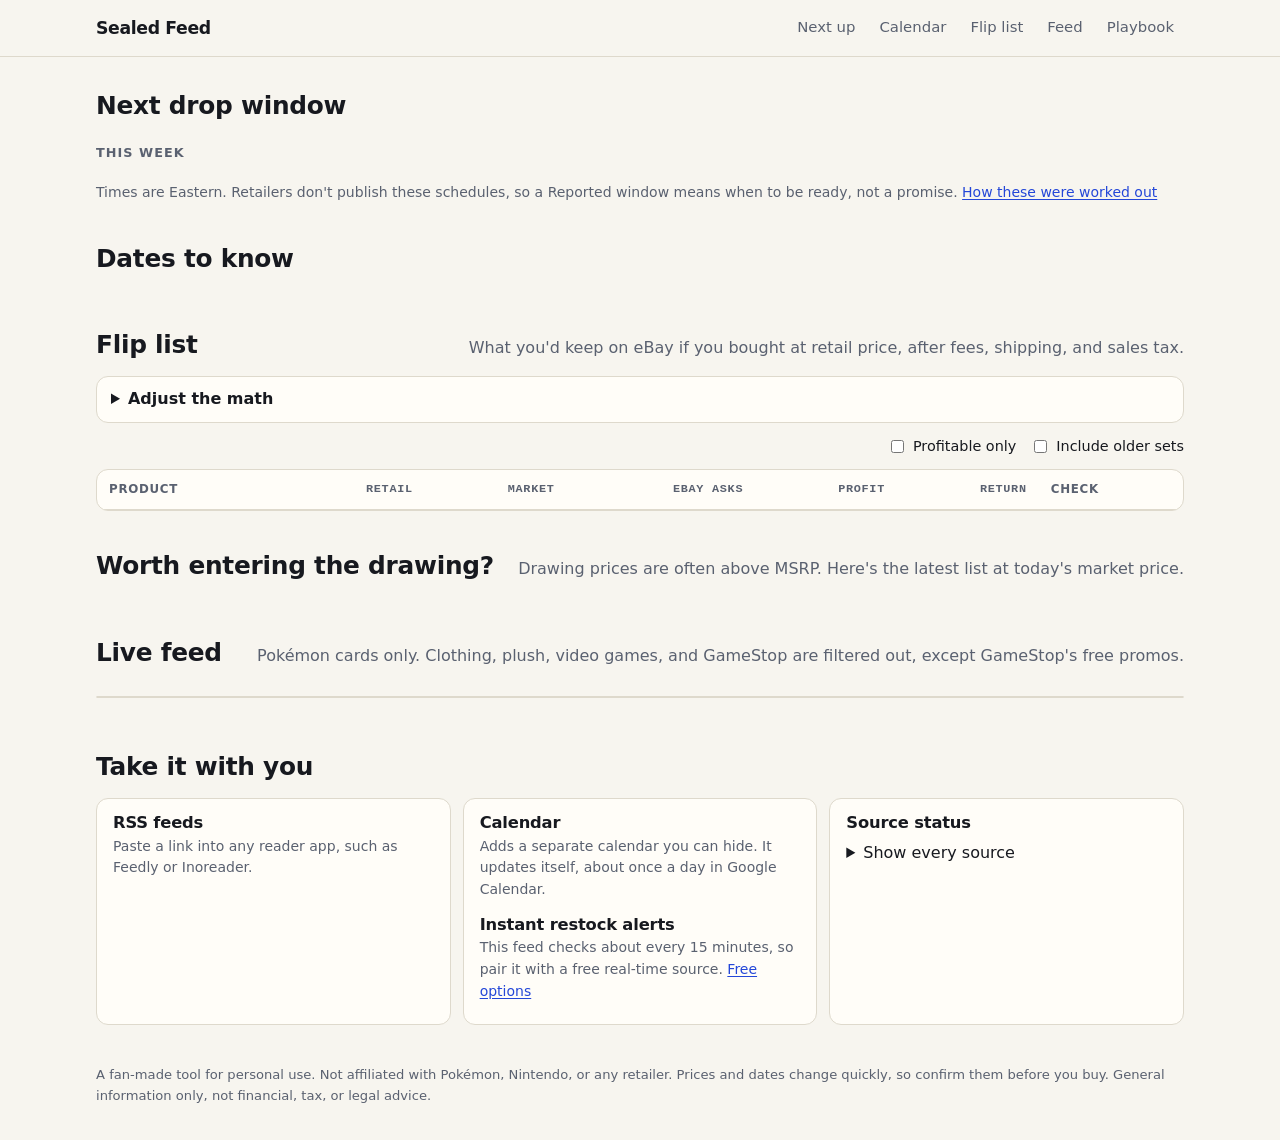
<file: web/index.html>
<!doctype html>
<html lang="en">
<head>
  <meta charset="utf-8">
  <meta name="viewport" content="width=device-width, initial-scale=1">
  <meta name="robots" content="noindex">
  <title>Sealed Feed</title>
  <meta name="description" content="Pokémon TCG releases, preorders, restock windows, and eBay resale math for sealed English product.">
  <link rel="alternate" type="application/rss+xml" title="Sealed Feed" href="feed.xml">
  <link rel="icon" href="assets/icon.svg" type="image/svg+xml">
  <link rel="stylesheet" href="assets/styles.css?v=__ASSET_VERSION__">
</head>
<body>
  <a class="skip" href="#next">Skip to content</a>
  <header class="top">
    <div class="wrap top-row">
      <a class="brand" href="./">Sealed Feed</a>
      <nav aria-label="Sections">
        <a href="#next">Next up</a>
        <a href="#calendar">Calendar</a>
        <a href="#flip">Flip list</a>
        <a href="#feed">Feed</a>
        <a href="playbook.html">Playbook</a>
      </nav>
    </div>
  </header>

  <main class="wrap">
    <section id="next" aria-labelledby="next-title">
      <div class="section-head">
        <h1 id="next-title">Next drop window</h1>
        <p id="freshness" class="muted"></p>
      </div>
      <div id="hero"></div>
      <h2 class="sub-head">This week</h2>
      <div id="week" class="tickets"></div>
      <p class="muted small">Times are Eastern. Retailers don't publish these schedules, so a Reported window means when to be ready, not a promise. <a href="playbook.html#week">How these were worked out</a></p>
    </section>

    <section id="calendar" aria-labelledby="calendar-title">
      <div class="section-head">
        <h2 id="calendar-title">Dates to know</h2>
        <p id="calendar-verified" class="muted"></p>
      </div>
      <div id="dates" class="dates"></div>
      <div id="undated"></div>
    </section>

    <section id="flip" aria-labelledby="flip-title">
      <div class="section-head">
        <h2 id="flip-title">Flip list</h2>
        <p class="muted">What you'd keep on eBay if you bought at retail price, after fees, shipping, and sales tax.</p>
      </div>
      <details class="settings">
        <summary>Adjust the math</summary>
        <form id="settings" class="settings-grid" autocomplete="off"></form>
      </details>
      <div class="controls">
        <div id="flip-groups" class="pills" role="group" aria-label="Product type"></div>
        <div class="toggles">
          <label><input type="checkbox" id="profit-only"> Profitable only</label>
          <label><input type="checkbox" id="show-older"> Include older sets</label>
        </div>
      </div>
      <div class="table-wrap">
        <table class="flip">
          <caption class="sr-only">Estimated eBay profit for sealed products bought at retail price</caption>
          <thead>
            <tr>
              <th scope="col">Product</th>
              <th scope="col" class="num">Retail</th>
              <th scope="col" class="num">Market</th>
              <th scope="col" class="num">eBay asks</th>
              <th scope="col" class="num">Profit</th>
              <th scope="col" class="num">Return</th>
              <th scope="col">Check</th>
            </tr>
          </thead>
          <tbody id="flip-body"></tbody>
        </table>
      </div>
      <p id="flip-note" class="muted small"></p>
    </section>

    <section id="drawings" aria-labelledby="drawings-title">
      <div class="section-head">
        <h2 id="drawings-title">Worth entering the drawing?</h2>
        <p class="muted">Drawing prices are often above MSRP. Here's the latest list at today's market price.</p>
      </div>
      <div id="drawing-list"></div>
    </section>

    <section id="feed" aria-labelledby="feed-title">
      <div class="section-head">
        <h2 id="feed-title">Live feed</h2>
        <p class="muted">Pokémon cards only. Clothing, plush, video games, and GameStop are filtered out, except GameStop's free promos.</p>
      </div>
      <div id="feed-tabs" class="pills" role="group" aria-label="Feed category"></div>
      <ul id="feed-list" class="feed-list"></ul>
      <button id="feed-more" class="button" type="button" hidden>Show more</button>
    </section>

    <section id="subscribe" aria-labelledby="subscribe-title">
      <div class="section-head">
        <h2 id="subscribe-title">Take it with you</h2>
      </div>
      <div class="subscribe-grid">
        <div class="panel">
          <h3>RSS feeds</h3>
          <p class="muted small">Paste a link into any reader app, such as Feedly or Inoreader.</p>
          <ul id="rss-list" class="link-list"></ul>
        </div>
        <div class="panel">
          <h3>Calendar</h3>
          <p class="muted small">Adds a separate calendar you can hide. It updates itself, about once a day in Google Calendar.</p>
          <ul id="calendar-link" class="link-list"></ul>
          <h3>Instant restock alerts</h3>
          <p class="muted small">This feed checks about every 15 minutes, so pair it with a free real-time source. <a href="playbook.html#alerts">Free options</a></p>
        </div>
        <div class="panel">
          <h3>Source status</h3>
          <p id="source-summary" class="muted small"></p>
          <details>
            <summary>Show every source</summary>
            <ul id="source-list" class="source-list"></ul>
          </details>
        </div>
      </div>
    </section>
  </main>

  <footer class="wrap footer">
    <p>A fan-made tool for personal use. Not affiliated with Pokémon, Nintendo, or any retailer. Prices and dates change quickly, so confirm them before you buy. General information only, not financial, tax, or legal advice.</p>
  </footer>

  <script>window.__DATA__=__DATA_JSON__;</script>
  <script src="assets/app.js?v=__ASSET_VERSION__" defer></script>
</body>
</html>
</file>
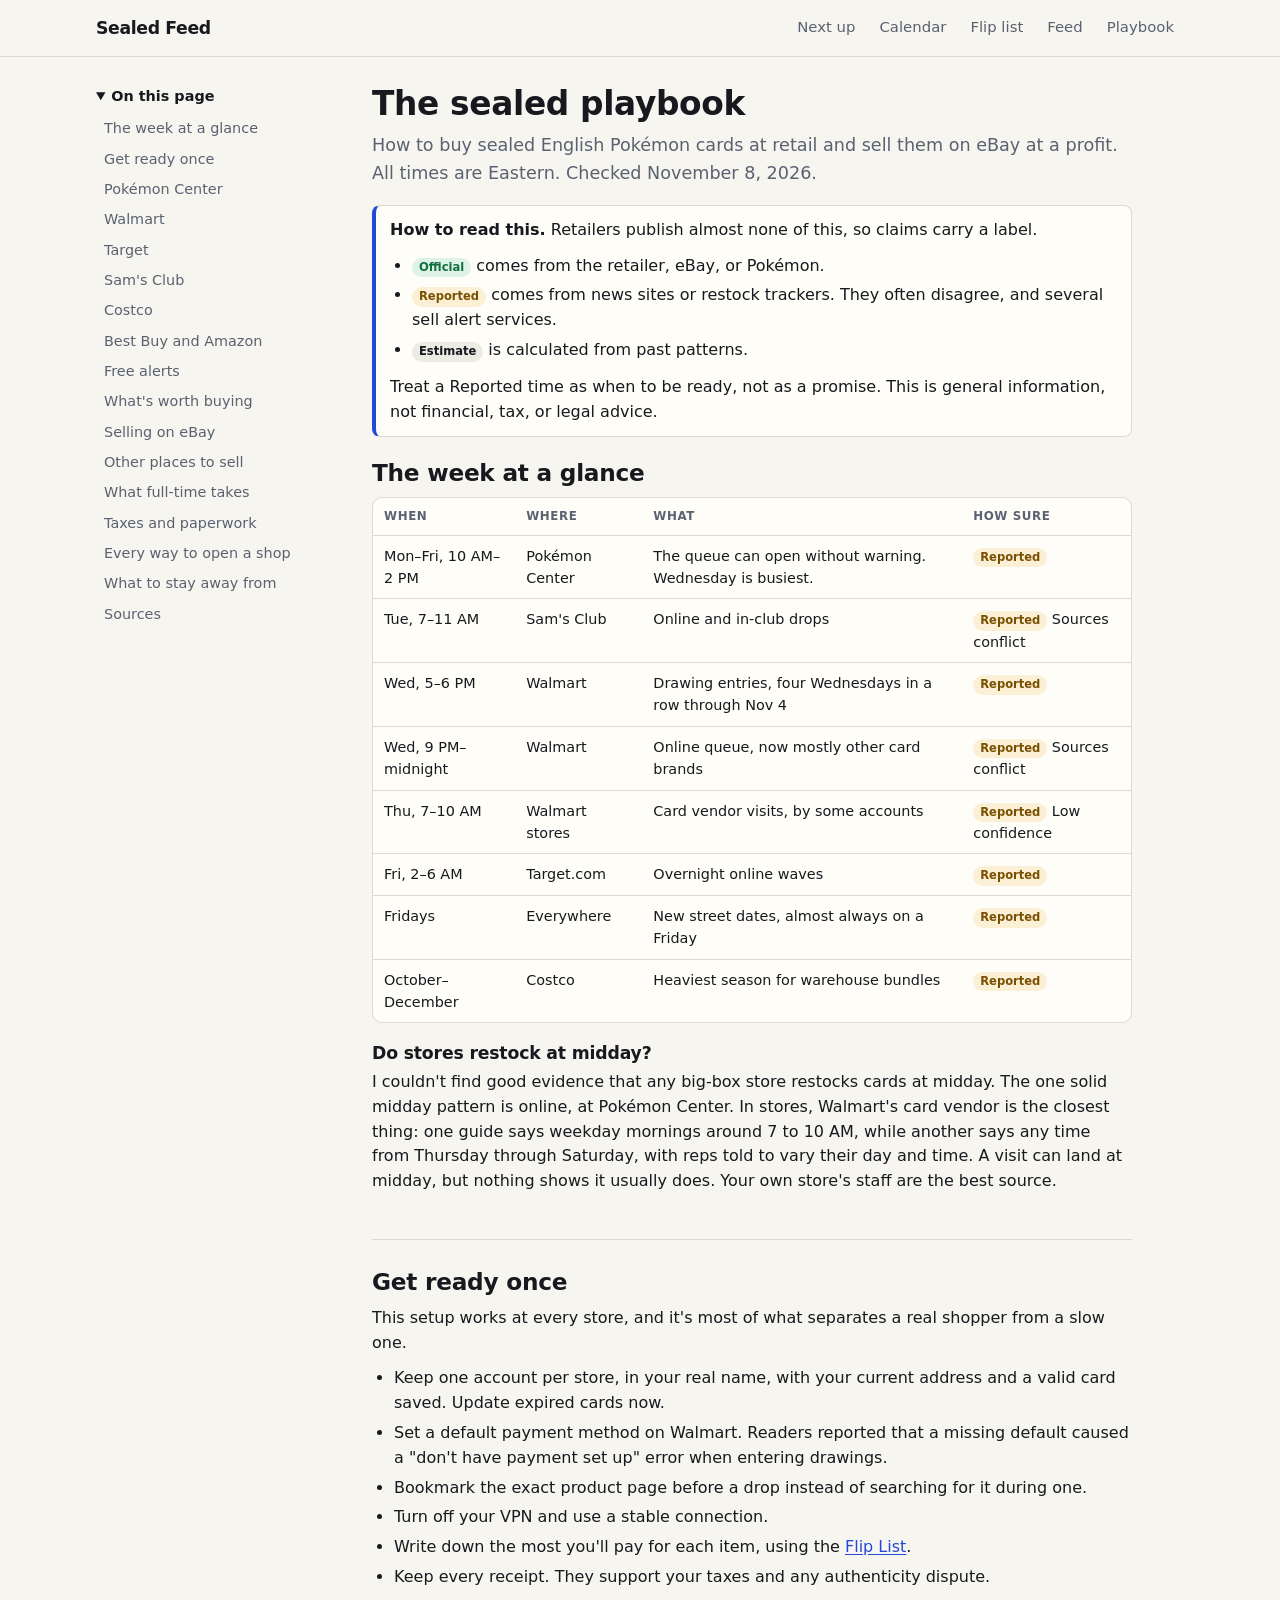
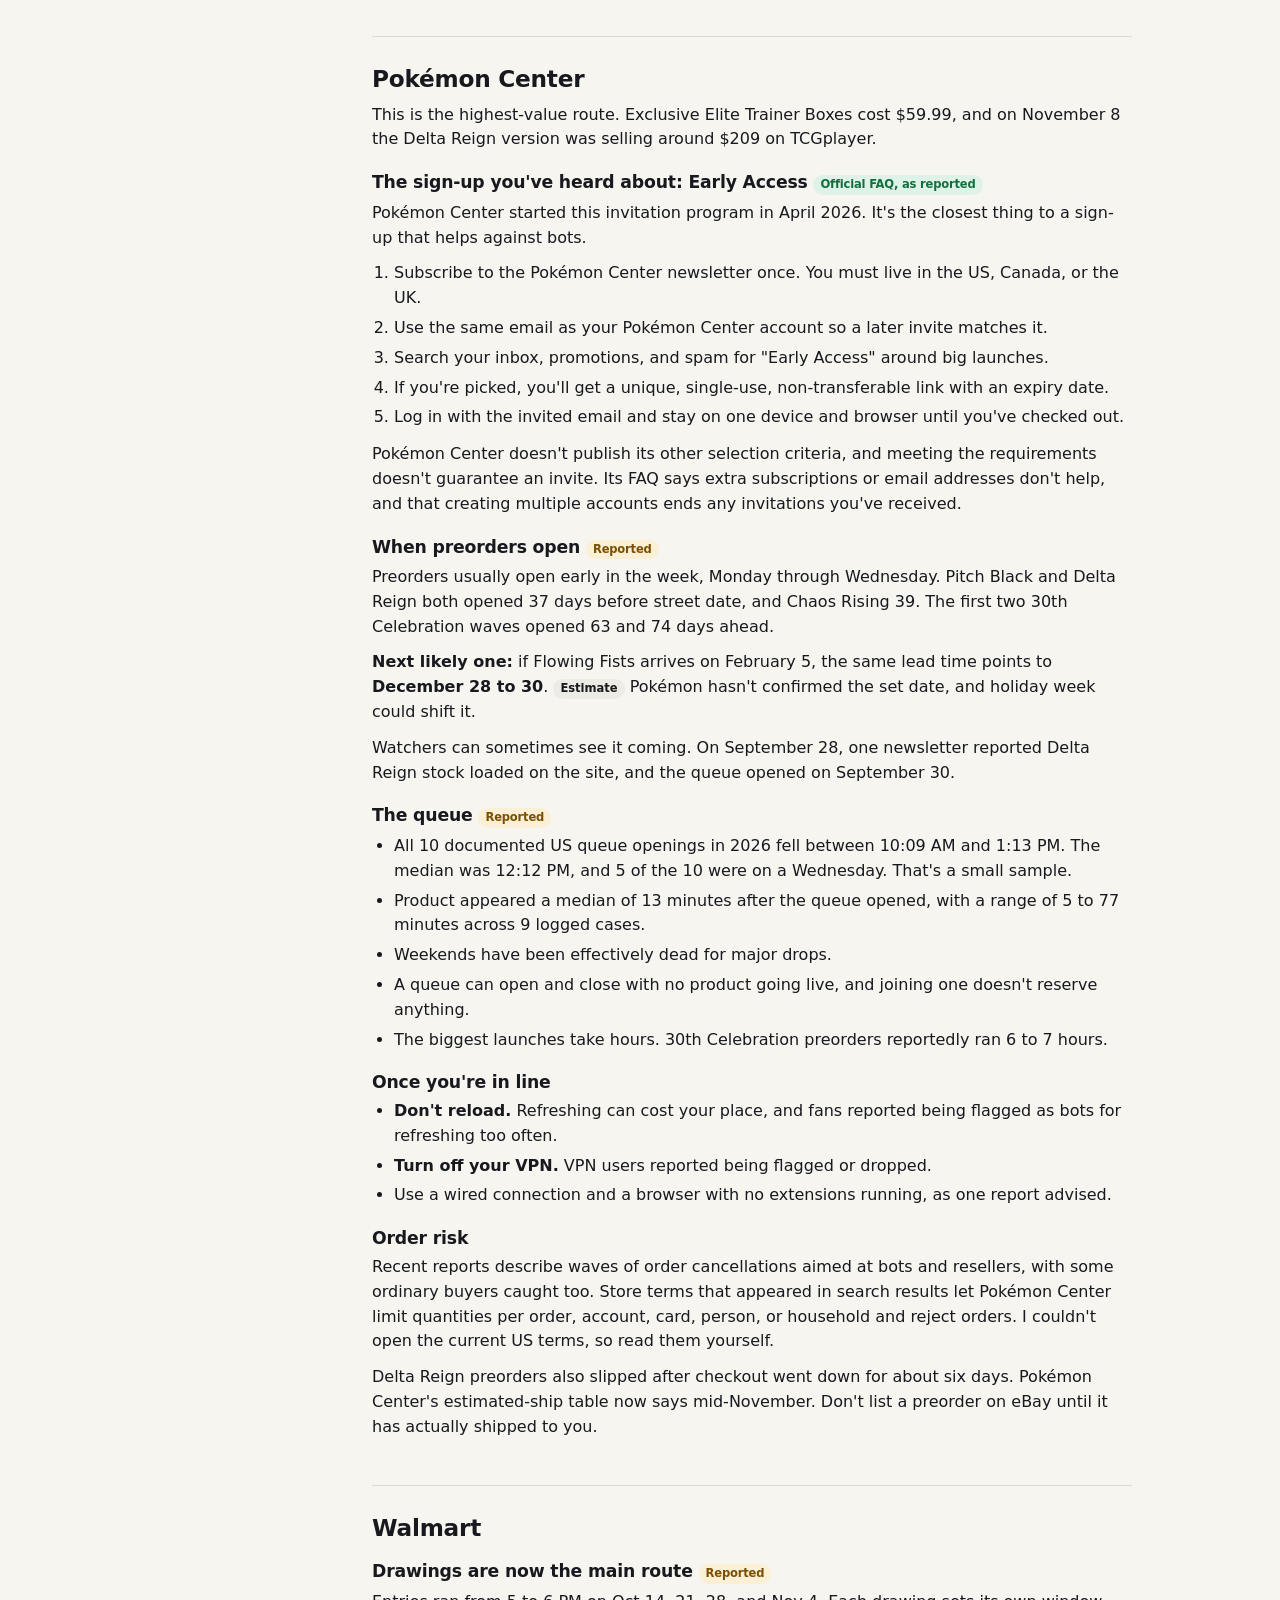
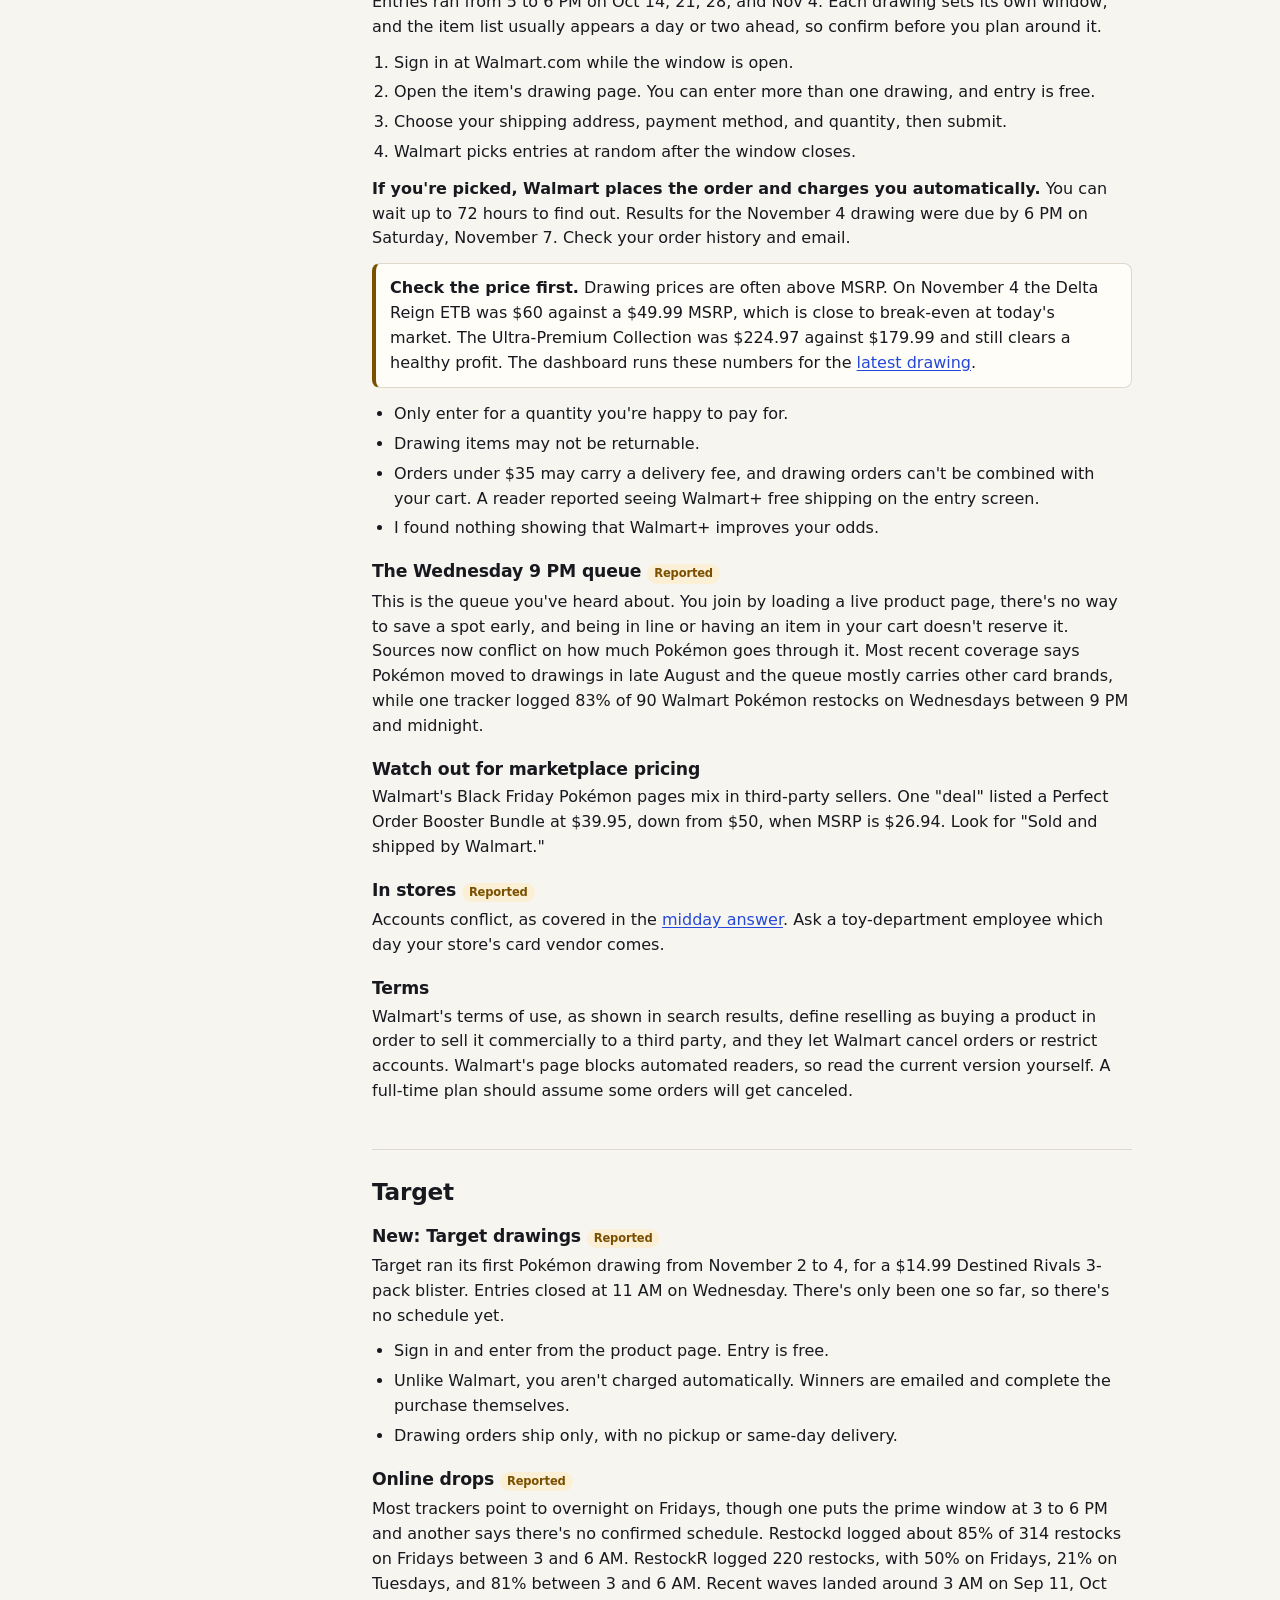
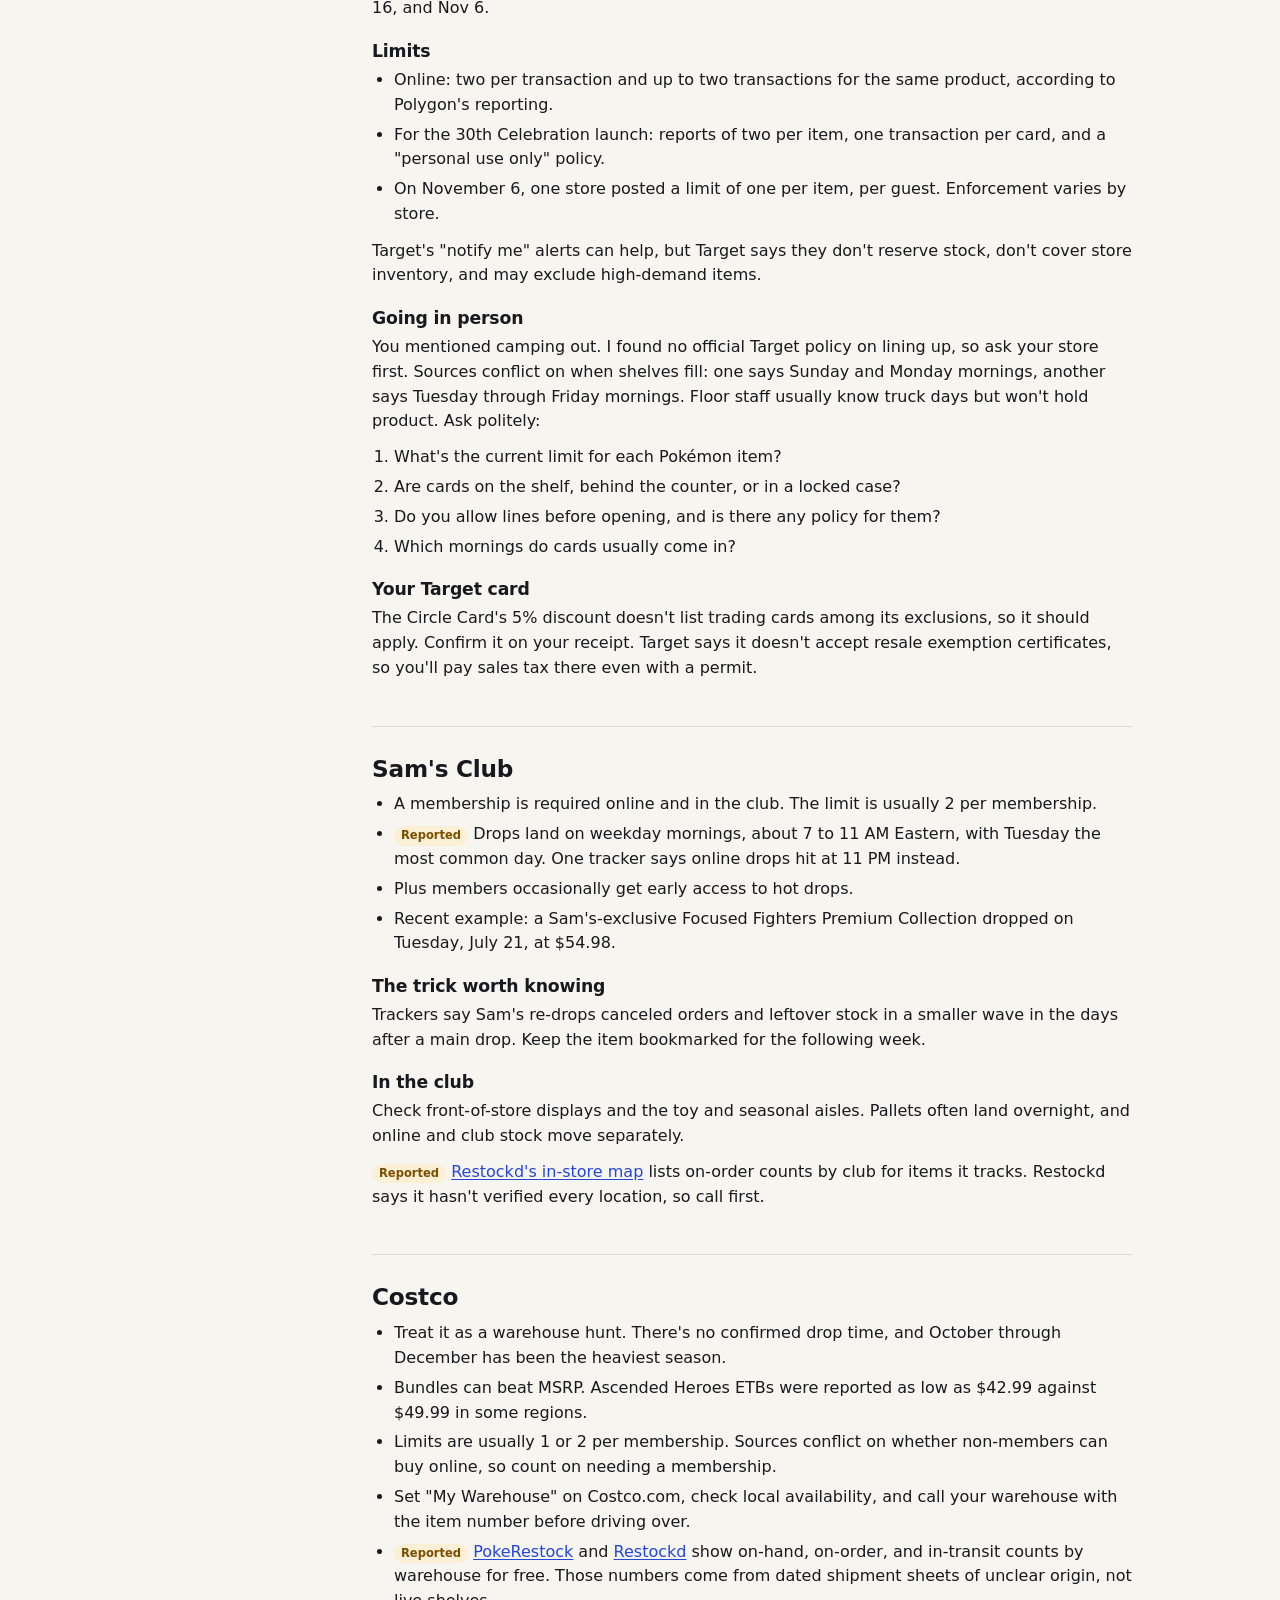
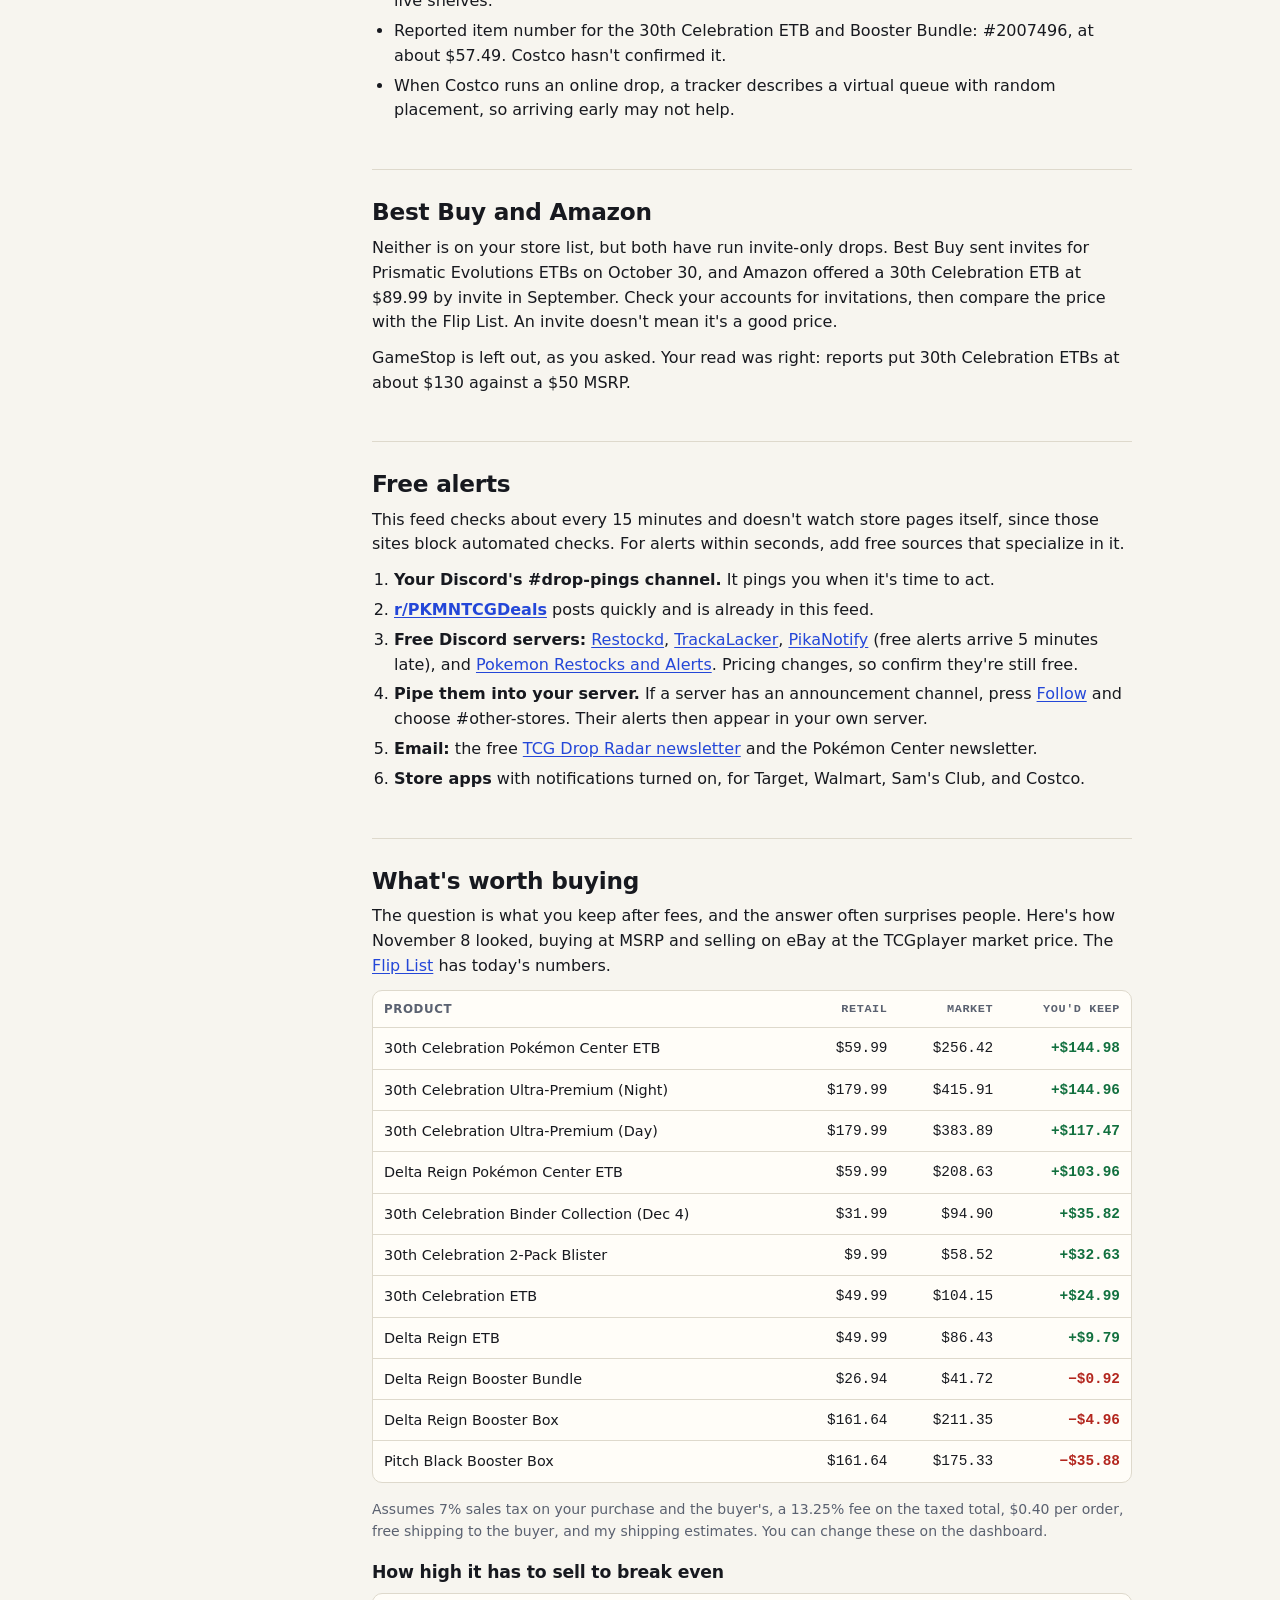
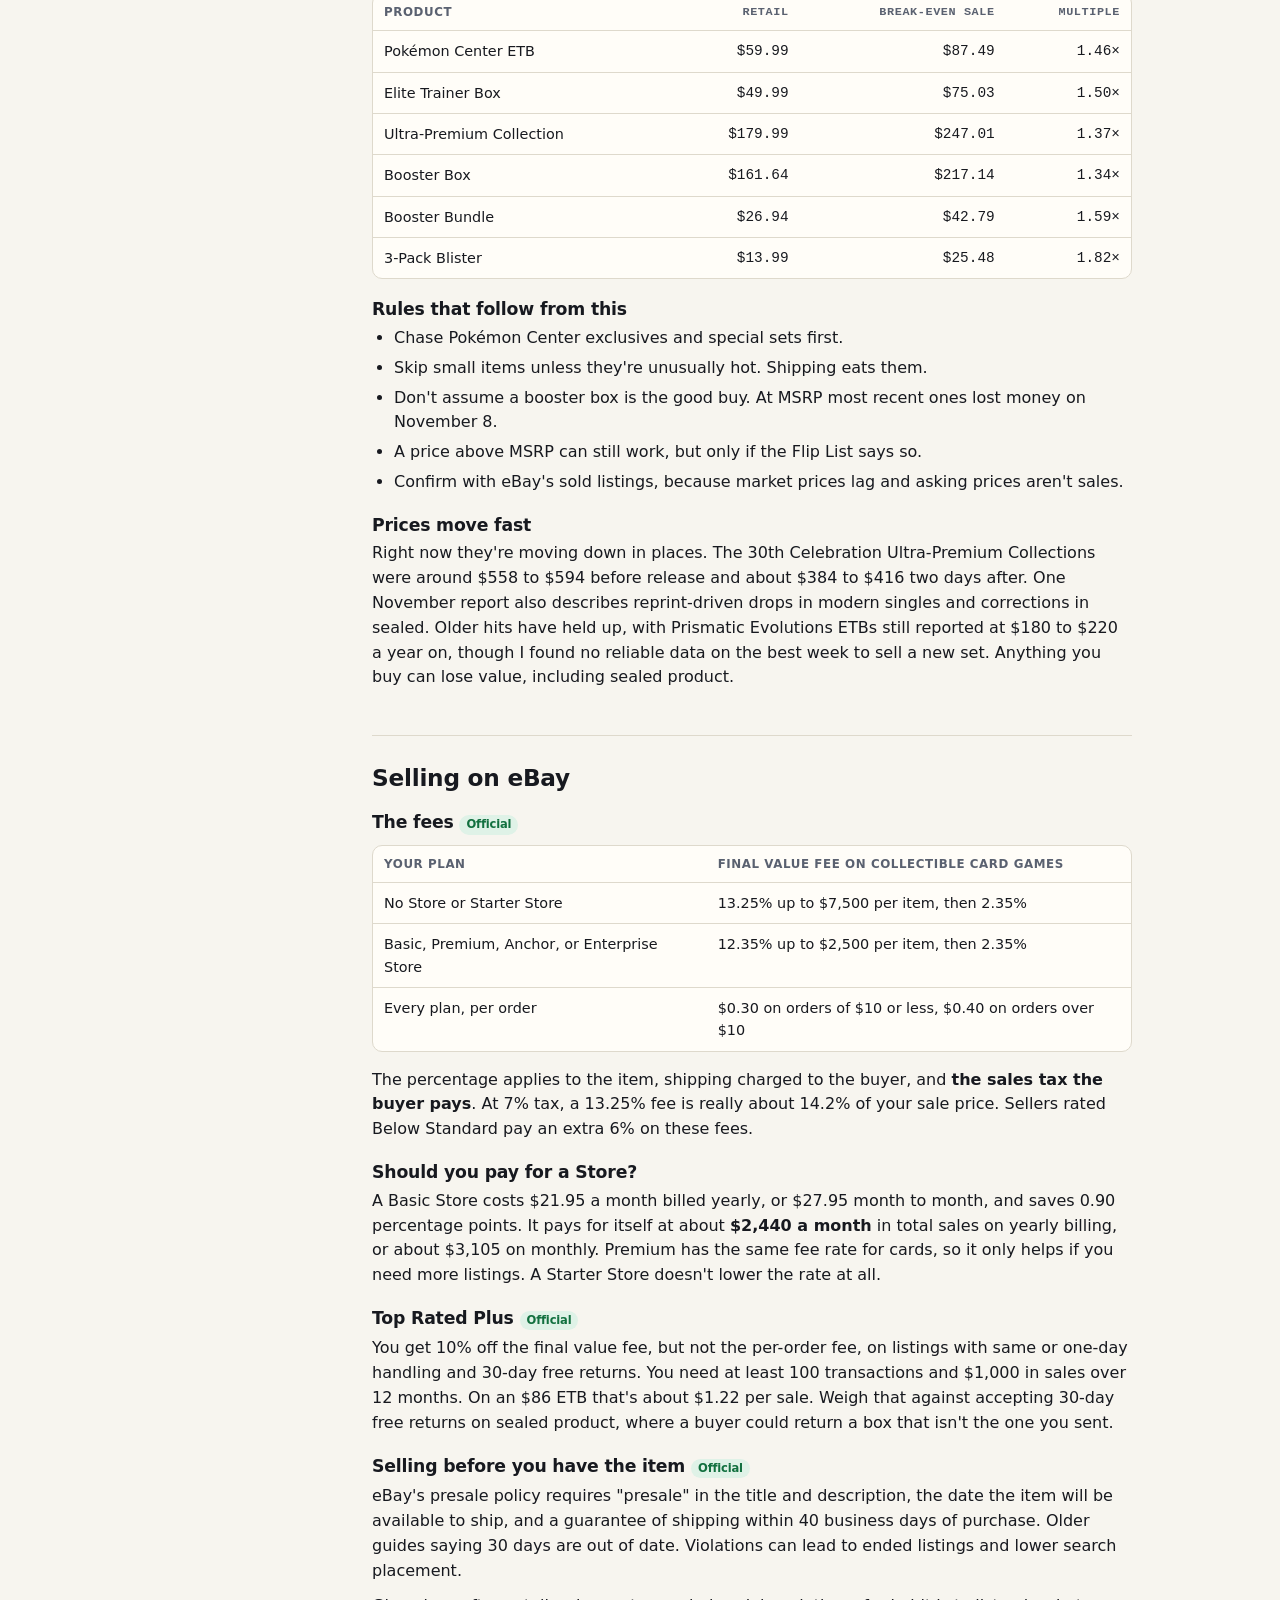
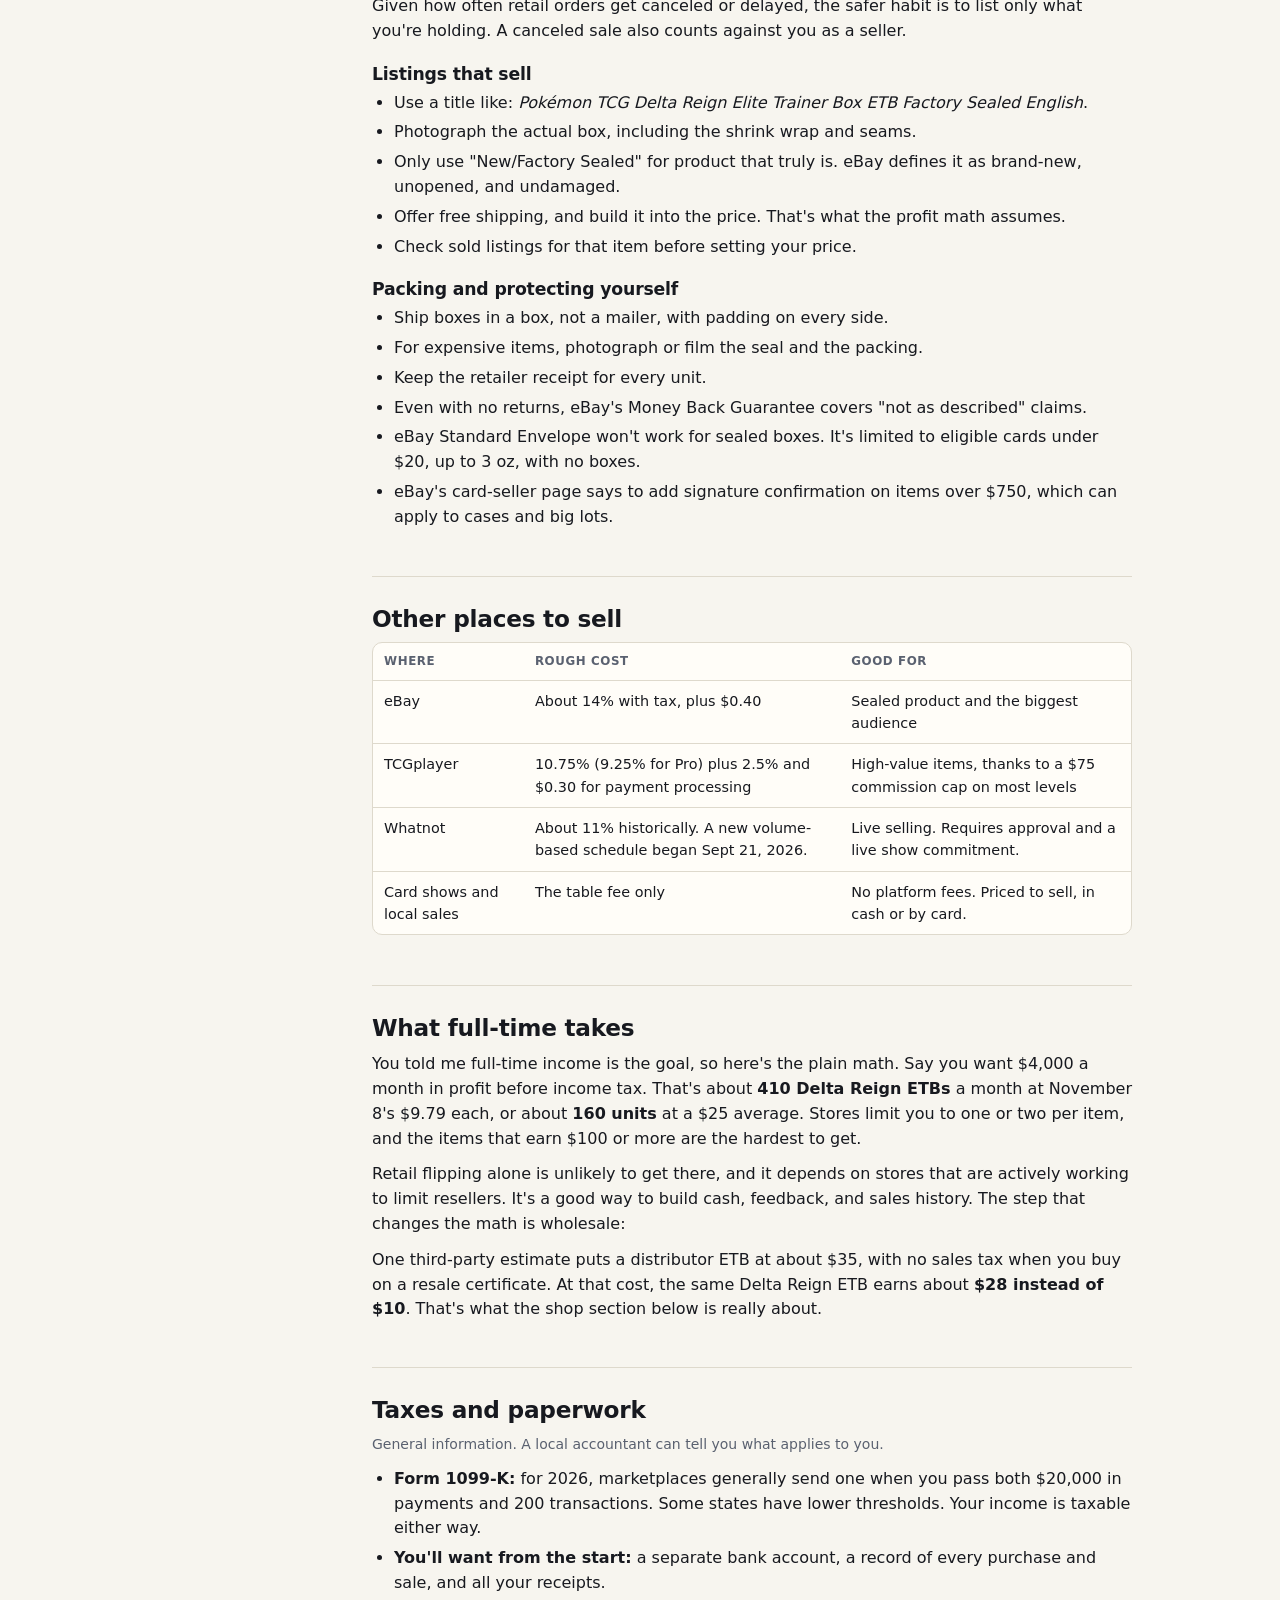
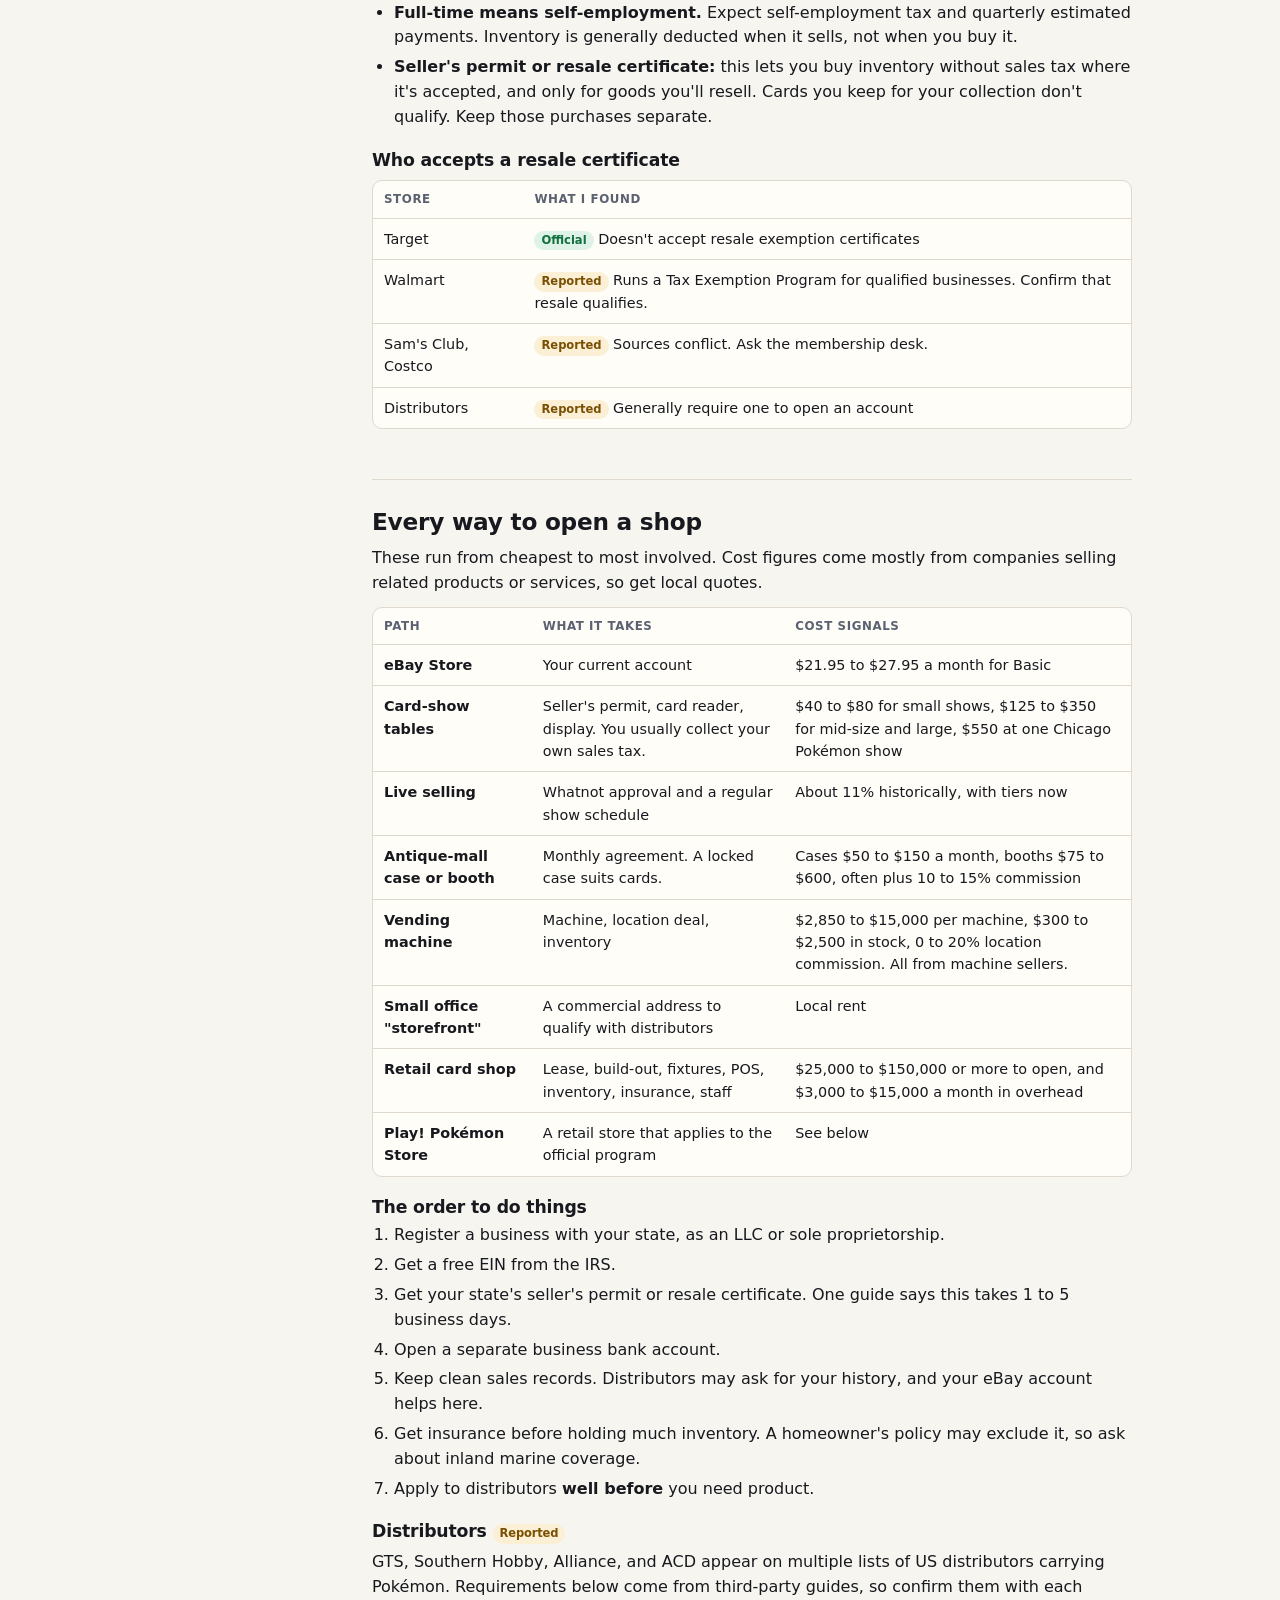
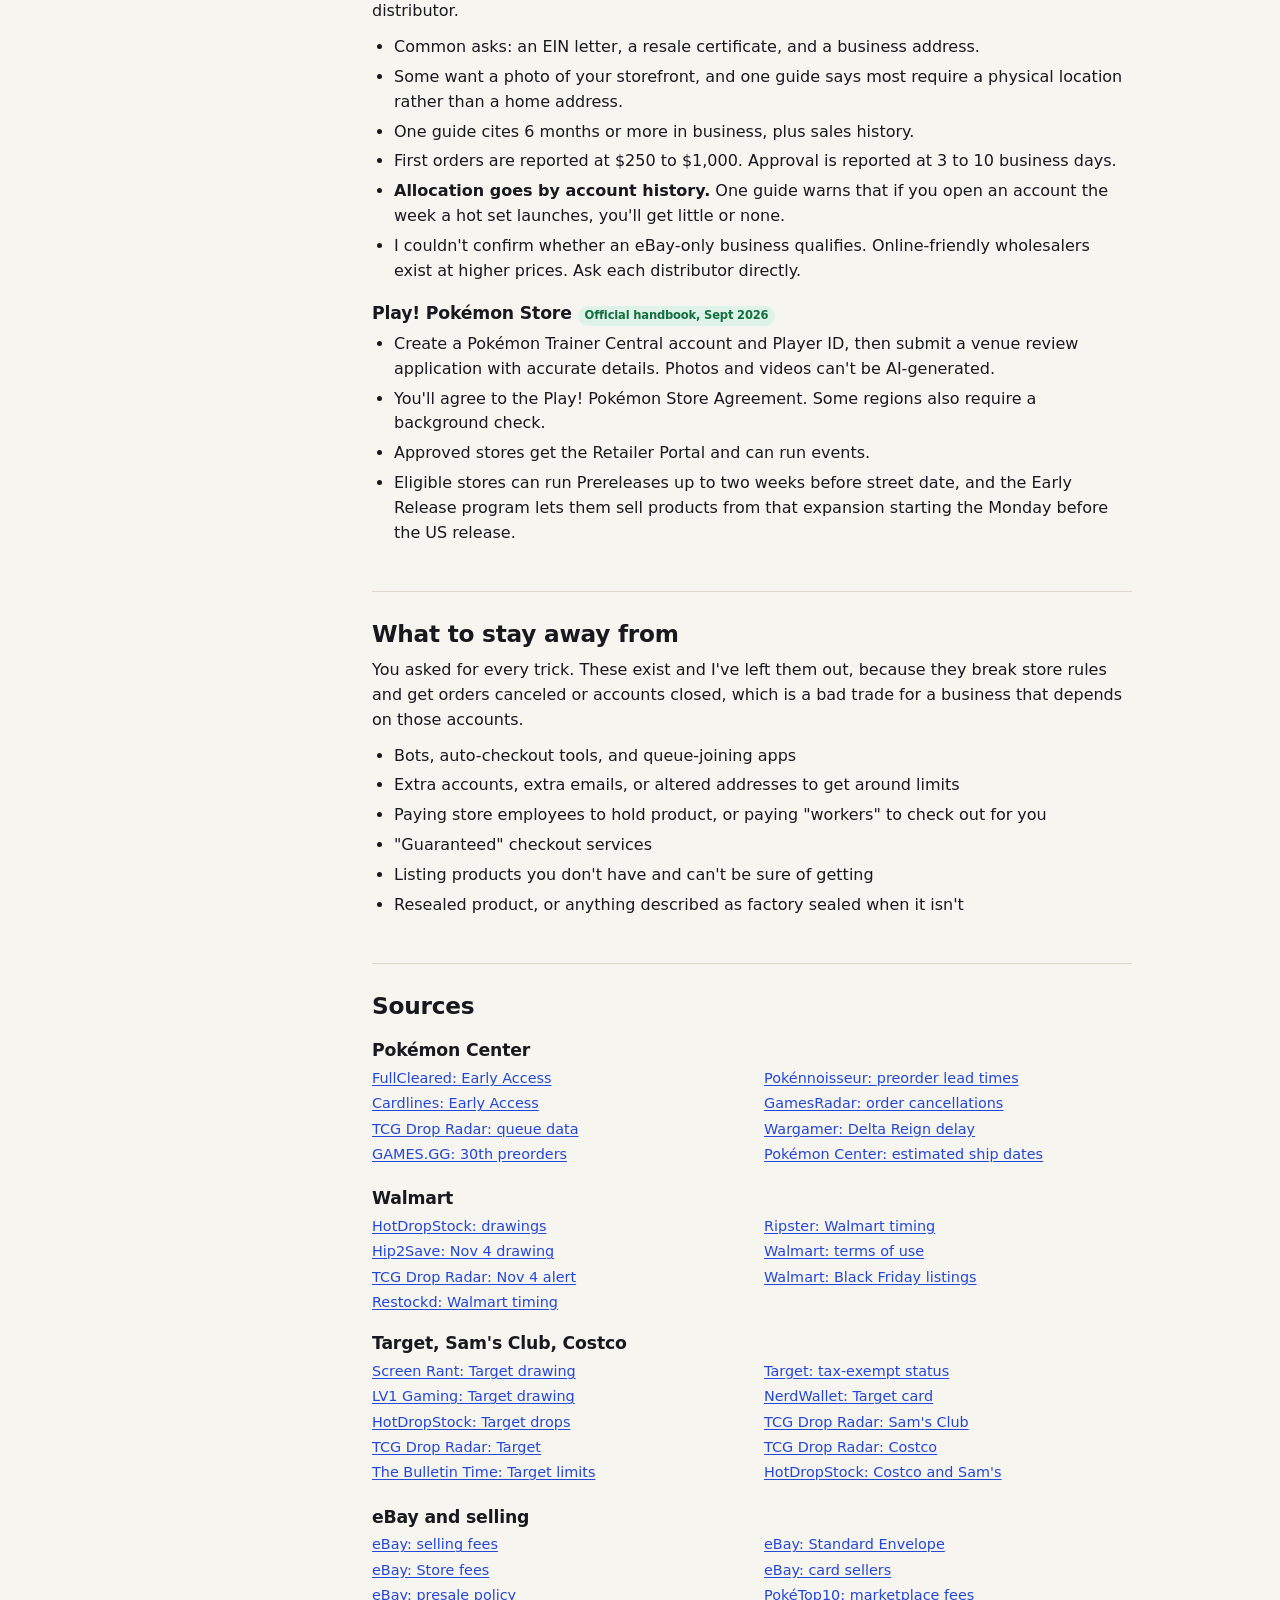
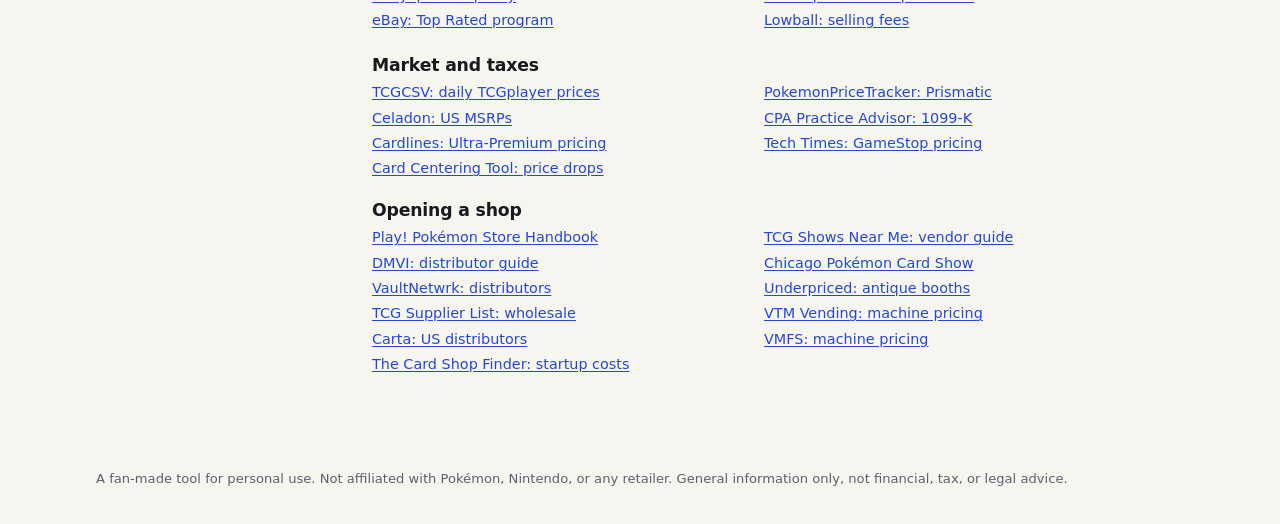
<file: web/playbook.html>
<!doctype html>
<html lang="en">
<head>
  <meta charset="utf-8">
  <meta name="viewport" content="width=device-width, initial-scale=1">
  <meta name="robots" content="noindex">
  <title>Sealed Playbook</title>
  <meta name="description" content="How to buy sealed English Pokémon cards at retail and resell them on eBay, store by store.">
  <link rel="icon" href="assets/icon.svg" type="image/svg+xml">
  <link rel="stylesheet" href="assets/styles.css?v=__ASSET_VERSION__">
</head>
<body>
  <a class="skip" href="#start">Skip to content</a>
  <header class="top">
    <div class="wrap top-row">
      <a class="brand" href="./">Sealed Feed</a>
      <nav aria-label="Sections">
        <a href="./#next">Next up</a>
        <a href="./#calendar">Calendar</a>
        <a href="./#flip">Flip list</a>
        <a href="./#feed">Feed</a>
        <a href="playbook.html">Playbook</a>
      </nav>
    </div>
  </header>

  <main class="wrap doc">
    <aside class="toc">
      <details open>
        <summary>On this page</summary>
        <ol>
          <li><a href="#week">The week at a glance</a></li>
          <li><a href="#ready">Get ready once</a></li>
          <li><a href="#pokemon-center">Pokémon Center</a></li>
          <li><a href="#walmart">Walmart</a></li>
          <li><a href="#target">Target</a></li>
          <li><a href="#sams">Sam's Club</a></li>
          <li><a href="#costco">Costco</a></li>
          <li><a href="#others">Best Buy and Amazon</a></li>
          <li><a href="#alerts">Free alerts</a></li>
          <li><a href="#buy">What's worth buying</a></li>
          <li><a href="#ebay">Selling on eBay</a></li>
          <li><a href="#channels">Other places to sell</a></li>
          <li><a href="#full-time">What full-time takes</a></li>
          <li><a href="#taxes">Taxes and paperwork</a></li>
          <li><a href="#shop">Every way to open a shop</a></li>
          <li><a href="#avoid">What to stay away from</a></li>
          <li><a href="#sources">Sources</a></li>
        </ol>
      </details>
    </aside>

    <article class="prose" id="start">
      <h1>The sealed playbook</h1>
      <p class="lede">How to buy sealed English Pokémon cards at retail and sell them on eBay at a profit. All times are Eastern. Checked November 8, 2026.</p>

      <div class="callout">
        <p><strong>How to read this.</strong> Retailers publish almost none of this, so claims carry a label.</p>
        <ul>
          <li><span class="chip official">Official</span> comes from the retailer, eBay, or Pokémon.</li>
          <li><span class="chip reported">Reported</span> comes from news sites or restock trackers. They often disagree, and several sell alert services.</li>
          <li><span class="chip estimate">Estimate</span> is calculated from past patterns.</li>
        </ul>
        <p>Treat a Reported time as when to be ready, not as a promise. This is general information, not financial, tax, or legal advice.</p>
      </div>

      <section id="week">
        <h2>The week at a glance</h2>
        <div class="scroll"><table>
          <thead><tr><th>When</th><th>Where</th><th>What</th><th>How sure</th></tr></thead>
          <tbody>
            <tr><td>Mon–Fri, 10 AM–2 PM</td><td>Pokémon Center</td><td>The queue can open without warning. Wednesday is busiest.</td><td><span class="chip reported">Reported</span></td></tr>
            <tr><td>Tue, 7–11 AM</td><td>Sam's Club</td><td>Online and in-club drops</td><td><span class="chip reported">Reported</span> Sources conflict</td></tr>
            <tr><td>Wed, 5–6 PM</td><td>Walmart</td><td>Drawing entries, four Wednesdays in a row through Nov 4</td><td><span class="chip reported">Reported</span></td></tr>
            <tr><td>Wed, 9 PM–midnight</td><td>Walmart</td><td>Online queue, now mostly other card brands</td><td><span class="chip reported">Reported</span> Sources conflict</td></tr>
            <tr><td>Thu, 7–10 AM</td><td>Walmart stores</td><td>Card vendor visits, by some accounts</td><td><span class="chip reported">Reported</span> Low confidence</td></tr>
            <tr><td>Fri, 2–6 AM</td><td>Target.com</td><td>Overnight online waves</td><td><span class="chip reported">Reported</span></td></tr>
            <tr><td>Fridays</td><td>Everywhere</td><td>New street dates, almost always on a Friday</td><td><span class="chip reported">Reported</span></td></tr>
            <tr><td>October–December</td><td>Costco</td><td>Heaviest season for warehouse bundles</td><td><span class="chip reported">Reported</span></td></tr>
          </tbody>
        </table></div>
        <h3>Do stores restock at midday?</h3>
        <p>I couldn't find good evidence that any big-box store restocks cards at midday. The one solid midday pattern is online, at Pokémon Center. In stores, Walmart's card vendor is the closest thing: one guide says weekday mornings around 7 to 10 AM, while another says any time from Thursday through Saturday, with reps told to vary their day and time. A visit can land at midday, but nothing shows it usually does. Your own store's staff are the best source.</p>
      </section>

      <section id="ready">
        <h2>Get ready once</h2>
        <p>This setup works at every store, and it's most of what separates a real shopper from a slow one.</p>
        <ul>
          <li>Keep one account per store, in your real name, with your current address and a valid card saved. Update expired cards now.</li>
          <li>Set a default payment method on Walmart. Readers reported that a missing default caused a "don't have payment set up" error when entering drawings.</li>
          <li>Bookmark the exact product page before a drop instead of searching for it during one.</li>
          <li>Turn off your VPN and use a stable connection.</li>
          <li>Write down the most you'll pay for each item, using the <a href="./#flip">Flip List</a>.</li>
          <li>Keep every receipt. They support your taxes and any authenticity dispute.</li>
        </ul>
      </section>

      <section id="pokemon-center">
        <h2>Pokémon Center</h2>
        <p>This is the highest-value route. Exclusive Elite Trainer Boxes cost $59.99, and on November 8 the Delta Reign version was selling around $209 on TCGplayer.</p>

        <h3>The sign-up you've heard about: Early Access <span class="chip official">Official FAQ, as reported</span></h3>
        <p>Pokémon Center started this invitation program in April 2026. It's the closest thing to a sign-up that helps against bots.</p>
        <ol>
          <li>Subscribe to the Pokémon Center newsletter once. You must live in the US, Canada, or the UK.</li>
          <li>Use the same email as your Pokémon Center account so a later invite matches it.</li>
          <li>Search your inbox, promotions, and spam for "Early Access" around big launches.</li>
          <li>If you're picked, you'll get a unique, single-use, non-transferable link with an expiry date.</li>
          <li>Log in with the invited email and stay on one device and browser until you've checked out.</li>
        </ol>
        <p>Pokémon Center doesn't publish its other selection criteria, and meeting the requirements doesn't guarantee an invite. Its FAQ says extra subscriptions or email addresses don't help, and that creating multiple accounts ends any invitations you've received.</p>

        <h3>When preorders open <span class="chip reported">Reported</span></h3>
        <p>Preorders usually open early in the week, Monday through Wednesday. Pitch Black and Delta Reign both opened 37 days before street date, and Chaos Rising 39. The first two 30th Celebration waves opened 63 and 74 days ahead.</p>
        <p><strong>Next likely one:</strong> if Flowing Fists arrives on February 5, the same lead time points to <strong>December 28 to 30</strong>. <span class="chip estimate">Estimate</span> Pokémon hasn't confirmed the set date, and holiday week could shift it.</p>
        <p>Watchers can sometimes see it coming. On September 28, one newsletter reported Delta Reign stock loaded on the site, and the queue opened on September 30.</p>

        <h3>The queue <span class="chip reported">Reported</span></h3>
        <ul>
          <li>All 10 documented US queue openings in 2026 fell between 10:09 AM and 1:13 PM. The median was 12:12 PM, and 5 of the 10 were on a Wednesday. That's a small sample.</li>
          <li>Product appeared a median of 13 minutes after the queue opened, with a range of 5 to 77 minutes across 9 logged cases.</li>
          <li>Weekends have been effectively dead for major drops.</li>
          <li>A queue can open and close with no product going live, and joining one doesn't reserve anything.</li>
          <li>The biggest launches take hours. 30th Celebration preorders reportedly ran 6 to 7 hours.</li>
        </ul>
        <h3>Once you're in line</h3>
        <ul>
          <li><strong>Don't reload.</strong> Refreshing can cost your place, and fans reported being flagged as bots for refreshing too often.</li>
          <li><strong>Turn off your VPN.</strong> VPN users reported being flagged or dropped.</li>
          <li>Use a wired connection and a browser with no extensions running, as one report advised.</li>
        </ul>

        <h3>Order risk</h3>
        <p>Recent reports describe waves of order cancellations aimed at bots and resellers, with some ordinary buyers caught too. Store terms that appeared in search results let Pokémon Center limit quantities per order, account, card, person, or household and reject orders. I couldn't open the current US terms, so read them yourself.</p>
        <p>Delta Reign preorders also slipped after checkout went down for about six days. Pokémon Center's estimated-ship table now says mid-November. Don't list a preorder on eBay until it has actually shipped to you.</p>
      </section>

      <section id="walmart">
        <h2>Walmart</h2>
        <h3>Drawings are now the main route <span class="chip reported">Reported</span></h3>
        <p>Entries ran from 5 to 6 PM on Oct 14, 21, 28, and Nov 4. Each drawing sets its own window, and the item list usually appears a day or two ahead, so confirm before you plan around it.</p>
        <ol>
          <li>Sign in at Walmart.com while the window is open.</li>
          <li>Open the item's drawing page. You can enter more than one drawing, and entry is free.</li>
          <li>Choose your shipping address, payment method, and quantity, then submit.</li>
          <li>Walmart picks entries at random after the window closes.</li>
        </ol>
        <p><strong>If you're picked, Walmart places the order and charges you automatically.</strong> You can wait up to 72 hours to find out. Results for the November 4 drawing were due by 6 PM on Saturday, November 7. Check your order history and email.</p>
        <div class="callout warn">
          <p><strong>Check the price first.</strong> Drawing prices are often above MSRP. On November 4 the Delta Reign ETB was $60 against a $49.99 MSRP, which is close to break-even at today's market. The Ultra-Premium Collection was $224.97 against $179.99 and still clears a healthy profit. The dashboard runs these numbers for the <a href="./#drawings">latest drawing</a>.</p>
        </div>
        <ul>
          <li>Only enter for a quantity you're happy to pay for.</li>
          <li>Drawing items may not be returnable.</li>
          <li>Orders under $35 may carry a delivery fee, and drawing orders can't be combined with your cart. A reader reported seeing Walmart+ free shipping on the entry screen.</li>
          <li>I found nothing showing that Walmart+ improves your odds.</li>
        </ul>

        <h3>The Wednesday 9 PM queue <span class="chip reported">Reported</span></h3>
        <p>This is the queue you've heard about. You join by loading a live product page, there's no way to save a spot early, and being in line or having an item in your cart doesn't reserve it. Sources now conflict on how much Pokémon goes through it. Most recent coverage says Pokémon moved to drawings in late August and the queue mostly carries other card brands, while one tracker logged 83% of 90 Walmart Pokémon restocks on Wednesdays between 9 PM and midnight.</p>

        <h3>Watch out for marketplace pricing</h3>
        <p>Walmart's Black Friday Pokémon pages mix in third-party sellers. One "deal" listed a Perfect Order Booster Bundle at $39.95, down from $50, when MSRP is $26.94. Look for "Sold and shipped by Walmart."</p>

        <h3>In stores <span class="chip reported">Reported</span></h3>
        <p>Accounts conflict, as covered in the <a href="#week">midday answer</a>. Ask a toy-department employee which day your store's card vendor comes.</p>

        <h3>Terms</h3>
        <p>Walmart's terms of use, as shown in search results, define reselling as buying a product in order to sell it commercially to a third party, and they let Walmart cancel orders or restrict accounts. Walmart's page blocks automated readers, so read the current version yourself. A full-time plan should assume some orders will get canceled.</p>
      </section>

      <section id="target">
        <h2>Target</h2>
        <h3>New: Target drawings <span class="chip reported">Reported</span></h3>
        <p>Target ran its first Pokémon drawing from November 2 to 4, for a $14.99 Destined Rivals 3-pack blister. Entries closed at 11 AM on Wednesday. There's only been one so far, so there's no schedule yet.</p>
        <ul>
          <li>Sign in and enter from the product page. Entry is free.</li>
          <li>Unlike Walmart, you aren't charged automatically. Winners are emailed and complete the purchase themselves.</li>
          <li>Drawing orders ship only, with no pickup or same-day delivery.</li>
        </ul>

        <h3>Online drops <span class="chip reported">Reported</span></h3>
        <p>Most trackers point to overnight on Fridays, though one puts the prime window at 3 to 6 PM and another says there's no confirmed schedule. Restockd logged about 85% of 314 restocks on Fridays between 3 and 6 AM. RestockR logged 220 restocks, with 50% on Fridays, 21% on Tuesdays, and 81% between 3 and 6 AM. Recent waves landed around 3 AM on Sep 11, Oct 16, and Nov 6.</p>

        <h3>Limits</h3>
        <ul>
          <li>Online: two per transaction and up to two transactions for the same product, according to Polygon's reporting.</li>
          <li>For the 30th Celebration launch: reports of two per item, one transaction per card, and a "personal use only" policy.</li>
          <li>On November 6, one store posted a limit of one per item, per guest. Enforcement varies by store.</li>
        </ul>
        <p>Target's "notify me" alerts can help, but Target says they don't reserve stock, don't cover store inventory, and may exclude high-demand items.</p>

        <h3>Going in person</h3>
        <p>You mentioned camping out. I found no official Target policy on lining up, so ask your store first. Sources conflict on when shelves fill: one says Sunday and Monday mornings, another says Tuesday through Friday mornings. Floor staff usually know truck days but won't hold product. Ask politely:</p>
        <ol>
          <li>What's the current limit for each Pokémon item?</li>
          <li>Are cards on the shelf, behind the counter, or in a locked case?</li>
          <li>Do you allow lines before opening, and is there any policy for them?</li>
          <li>Which mornings do cards usually come in?</li>
        </ol>

        <h3>Your Target card</h3>
        <p>The Circle Card's 5% discount doesn't list trading cards among its exclusions, so it should apply. Confirm it on your receipt. Target says it doesn't accept resale exemption certificates, so you'll pay sales tax there even with a permit.</p>
      </section>

      <section id="sams">
        <h2>Sam's Club</h2>
        <ul>
          <li>A membership is required online and in the club. The limit is usually 2 per membership.</li>
          <li><span class="chip reported">Reported</span> Drops land on weekday mornings, about 7 to 11 AM Eastern, with Tuesday the most common day. One tracker says online drops hit at 11 PM instead.</li>
          <li>Plus members occasionally get early access to hot drops.</li>
          <li>Recent example: a Sam's-exclusive Focused Fighters Premium Collection dropped on Tuesday, July 21, at $54.98.</li>
        </ul>
        <h3>The trick worth knowing</h3>
        <p>Trackers say Sam's re-drops canceled orders and leftover stock in a smaller wave in the days after a main drop. Keep the item bookmarked for the following week.</p>
        <h3>In the club</h3>
        <p>Check front-of-store displays and the toy and seasonal aisles. Pallets often land overnight, and online and club stock move separately.</p>
        <p><span class="chip reported">Reported</span> <a href="https://restockd.app/pokemon-in-store" rel="noopener">Restockd's in-store map</a> lists on-order counts by club for items it tracks. Restockd says it hasn't verified every location, so call first.</p>
      </section>

      <section id="costco">
        <h2>Costco</h2>
        <ul>
          <li>Treat it as a warehouse hunt. There's no confirmed drop time, and October through December has been the heaviest season.</li>
          <li>Bundles can beat MSRP. Ascended Heroes ETBs were reported as low as $42.99 against $49.99 in some regions.</li>
          <li>Limits are usually 1 or 2 per membership. Sources conflict on whether non-members can buy online, so count on needing a membership.</li>
          <li>Set "My Warehouse" on Costco.com, check local availability, and call your warehouse with the item number before driving over.</li>
          <li><span class="chip reported">Reported</span> <a href="https://pokerestockapp.com/costco/" rel="noopener">PokeRestock</a> and <a href="https://restockd.app/pokemon-in-store" rel="noopener">Restockd</a> show on-hand, on-order, and in-transit counts by warehouse for free. Those numbers come from dated shipment sheets of unclear origin, not live shelves.</li>
          <li>Reported item number for the 30th Celebration ETB and Booster Bundle: #2007496, at about $57.49. Costco hasn't confirmed it.</li>
          <li>When Costco runs an online drop, a tracker describes a virtual queue with random placement, so arriving early may not help.</li>
        </ul>
      </section>

      <section id="others">
        <h2>Best Buy and Amazon</h2>
        <p>Neither is on your store list, but both have run invite-only drops. Best Buy sent invites for Prismatic Evolutions ETBs on October 30, and Amazon offered a 30th Celebration ETB at $89.99 by invite in September. Check your accounts for invitations, then compare the price with the Flip List. An invite doesn't mean it's a good price.</p>
        <p>GameStop is left out, as you asked. Your read was right: reports put 30th Celebration ETBs at about $130 against a $50 MSRP.</p>
      </section>

      <section id="alerts">
        <h2>Free alerts</h2>
        <p>This feed checks about every 15 minutes and doesn't watch store pages itself, since those sites block automated checks. For alerts within seconds, add free sources that specialize in it.</p>
        <ol>
          <li><strong>Your Discord's #drop-pings channel.</strong> It pings you when it's time to act.</li>
          <li><strong><a href="https://www.reddit.com/r/PKMNTCGDeals/" rel="noopener">r/PKMNTCGDeals</a></strong> posts quickly and is already in this feed.</li>
          <li><strong>Free Discord servers:</strong> <a href="https://restockd.app/blog/pokemon-discord" rel="noopener">Restockd</a>, <a href="https://www.trackalacker.com/articles/news/best-free-pokemon-restocks-discord-server" rel="noopener">TrackaLacker</a>, <a href="https://pikanotify.com/" rel="noopener">PikaNotify</a> (free alerts arrive 5 minutes late), and <a href="https://discord.com/servers/pokemon-restocks-and-alerts-1369077918244012072" rel="noopener">Pokemon Restocks and Alerts</a>. Pricing changes, so confirm they're still free.</li>
          <li><strong>Pipe them into your server.</strong> If a server has an announcement channel, press <a href="https://support.discord.com/hc/en-us/articles/360028384531-Channel-Following-FAQ" rel="noopener">Follow</a> and choose #other-stores. Their alerts then appear in your own server.</li>
          <li><strong>Email:</strong> the free <a href="https://buttondown.com/tcgdropradar" rel="noopener">TCG Drop Radar newsletter</a> and the Pokémon Center newsletter.</li>
          <li><strong>Store apps</strong> with notifications turned on, for Target, Walmart, Sam's Club, and Costco.</li>
        </ol>
      </section>

      <section id="buy">
        <h2>What's worth buying</h2>
        <p>The question is what you keep after fees, and the answer often surprises people. Here's how November 8 looked, buying at MSRP and selling on eBay at the TCGplayer market price. The <a href="./#flip">Flip List</a> has today's numbers.</p>
        <div class="scroll"><table>
          <thead><tr><th>Product</th><th class="num">Retail</th><th class="num">Market</th><th class="num">You'd keep</th></tr></thead>
          <tbody>
            <tr><td>30th Celebration Pokémon Center ETB</td><td class="num">$59.99</td><td class="num">$256.42</td><td class="num gain">+$144.98</td></tr>
            <tr><td>30th Celebration Ultra-Premium (Night)</td><td class="num">$179.99</td><td class="num">$415.91</td><td class="num gain">+$144.96</td></tr>
            <tr><td>30th Celebration Ultra-Premium (Day)</td><td class="num">$179.99</td><td class="num">$383.89</td><td class="num gain">+$117.47</td></tr>
            <tr><td>Delta Reign Pokémon Center ETB</td><td class="num">$59.99</td><td class="num">$208.63</td><td class="num gain">+$103.96</td></tr>
            <tr><td>30th Celebration Binder Collection (Dec 4)</td><td class="num">$31.99</td><td class="num">$94.90</td><td class="num gain">+$35.82</td></tr>
            <tr><td>30th Celebration 2-Pack Blister</td><td class="num">$9.99</td><td class="num">$58.52</td><td class="num gain">+$32.63</td></tr>
            <tr><td>30th Celebration ETB</td><td class="num">$49.99</td><td class="num">$104.15</td><td class="num gain">+$24.99</td></tr>
            <tr><td>Delta Reign ETB</td><td class="num">$49.99</td><td class="num">$86.43</td><td class="num gain">+$9.79</td></tr>
            <tr><td>Delta Reign Booster Bundle</td><td class="num">$26.94</td><td class="num">$41.72</td><td class="num loss">−$0.92</td></tr>
            <tr><td>Delta Reign Booster Box</td><td class="num">$161.64</td><td class="num">$211.35</td><td class="num loss">−$4.96</td></tr>
            <tr><td>Pitch Black Booster Box</td><td class="num">$161.64</td><td class="num">$175.33</td><td class="num loss">−$35.88</td></tr>
          </tbody>
        </table></div>
        <p class="small muted">Assumes 7% sales tax on your purchase and the buyer's, a 13.25% fee on the taxed total, $0.40 per order, free shipping to the buyer, and my shipping estimates. You can change these on the dashboard.</p>

        <h3>How high it has to sell to break even</h3>
        <div class="scroll"><table>
          <thead><tr><th>Product</th><th class="num">Retail</th><th class="num">Break-even sale</th><th class="num">Multiple</th></tr></thead>
          <tbody>
            <tr><td>Pokémon Center ETB</td><td class="num">$59.99</td><td class="num">$87.49</td><td class="num">1.46×</td></tr>
            <tr><td>Elite Trainer Box</td><td class="num">$49.99</td><td class="num">$75.03</td><td class="num">1.50×</td></tr>
            <tr><td>Ultra-Premium Collection</td><td class="num">$179.99</td><td class="num">$247.01</td><td class="num">1.37×</td></tr>
            <tr><td>Booster Box</td><td class="num">$161.64</td><td class="num">$217.14</td><td class="num">1.34×</td></tr>
            <tr><td>Booster Bundle</td><td class="num">$26.94</td><td class="num">$42.79</td><td class="num">1.59×</td></tr>
            <tr><td>3-Pack Blister</td><td class="num">$13.99</td><td class="num">$25.48</td><td class="num">1.82×</td></tr>
          </tbody>
        </table></div>

        <h3>Rules that follow from this</h3>
        <ul>
          <li>Chase Pokémon Center exclusives and special sets first.</li>
          <li>Skip small items unless they're unusually hot. Shipping eats them.</li>
          <li>Don't assume a booster box is the good buy. At MSRP most recent ones lost money on November 8.</li>
          <li>A price above MSRP can still work, but only if the Flip List says so.</li>
          <li>Confirm with eBay's sold listings, because market prices lag and asking prices aren't sales.</li>
        </ul>

        <h3>Prices move fast</h3>
        <p>Right now they're moving down in places. The 30th Celebration Ultra-Premium Collections were around $558 to $594 before release and about $384 to $416 two days after. One November report also describes reprint-driven drops in modern singles and corrections in sealed. Older hits have held up, with Prismatic Evolutions ETBs still reported at $180 to $220 a year on, though I found no reliable data on the best week to sell a new set. Anything you buy can lose value, including sealed product.</p>
      </section>

      <section id="ebay">
        <h2>Selling on eBay</h2>
        <h3>The fees <span class="chip official">Official</span></h3>
        <div class="scroll"><table>
          <thead><tr><th>Your plan</th><th>Final value fee on Collectible Card Games</th></tr></thead>
          <tbody>
            <tr><td>No Store or Starter Store</td><td>13.25% up to $7,500 per item, then 2.35%</td></tr>
            <tr><td>Basic, Premium, Anchor, or Enterprise Store</td><td>12.35% up to $2,500 per item, then 2.35%</td></tr>
            <tr><td>Every plan, per order</td><td>$0.30 on orders of $10 or less, $0.40 on orders over $10</td></tr>
          </tbody>
        </table></div>
        <p>The percentage applies to the item, shipping charged to the buyer, and <strong>the sales tax the buyer pays</strong>. At 7% tax, a 13.25% fee is really about 14.2% of your sale price. Sellers rated Below Standard pay an extra 6% on these fees.</p>

        <h3>Should you pay for a Store?</h3>
        <p>A Basic Store costs $21.95 a month billed yearly, or $27.95 month to month, and saves 0.90 percentage points. It pays for itself at about <strong>$2,440 a month</strong> in total sales on yearly billing, or about $3,105 on monthly. Premium has the same fee rate for cards, so it only helps if you need more listings. A Starter Store doesn't lower the rate at all.</p>

        <h3>Top Rated Plus <span class="chip official">Official</span></h3>
        <p>You get 10% off the final value fee, but not the per-order fee, on listings with same or one-day handling and 30-day free returns. You need at least 100 transactions and $1,000 in sales over 12 months. On an $86 ETB that's about $1.22 per sale. Weigh that against accepting 30-day free returns on sealed product, where a buyer could return a box that isn't the one you sent.</p>

        <h3>Selling before you have the item <span class="chip official">Official</span></h3>
        <p>eBay's presale policy requires "presale" in the title and description, the date the item will be available to ship, and a guarantee of shipping within 40 business days of purchase. Older guides saying 30 days are out of date. Violations can lead to ended listings and lower search placement.</p>
        <p>Given how often retail orders get canceled or delayed, the safer habit is to list only what you're holding. A canceled sale also counts against you as a seller.</p>

        <h3>Listings that sell</h3>
        <ul>
          <li>Use a title like: <em>Pokémon TCG Delta Reign Elite Trainer Box ETB Factory Sealed English</em>.</li>
          <li>Photograph the actual box, including the shrink wrap and seams.</li>
          <li>Only use "New/Factory Sealed" for product that truly is. eBay defines it as brand-new, unopened, and undamaged.</li>
          <li>Offer free shipping, and build it into the price. That's what the profit math assumes.</li>
          <li>Check sold listings for that item before setting your price.</li>
        </ul>

        <h3>Packing and protecting yourself</h3>
        <ul>
          <li>Ship boxes in a box, not a mailer, with padding on every side.</li>
          <li>For expensive items, photograph or film the seal and the packing.</li>
          <li>Keep the retailer receipt for every unit.</li>
          <li>Even with no returns, eBay's Money Back Guarantee covers "not as described" claims.</li>
          <li>eBay Standard Envelope won't work for sealed boxes. It's limited to eligible cards under $20, up to 3 oz, with no boxes.</li>
          <li>eBay's card-seller page says to add signature confirmation on items over $750, which can apply to cases and big lots.</li>
        </ul>
      </section>

      <section id="channels">
        <h2>Other places to sell</h2>
        <div class="scroll"><table>
          <thead><tr><th>Where</th><th>Rough cost</th><th>Good for</th></tr></thead>
          <tbody>
            <tr><td>eBay</td><td>About 14% with tax, plus $0.40</td><td>Sealed product and the biggest audience</td></tr>
            <tr><td>TCGplayer</td><td>10.75% (9.25% for Pro) plus 2.5% and $0.30 for payment processing</td><td>High-value items, thanks to a $75 commission cap on most levels</td></tr>
            <tr><td>Whatnot</td><td>About 11% historically. A new volume-based schedule began Sept 21, 2026.</td><td>Live selling. Requires approval and a live show commitment.</td></tr>
            <tr><td>Card shows and local sales</td><td>The table fee only</td><td>No platform fees. Priced to sell, in cash or by card.</td></tr>
          </tbody>
        </table></div>
      </section>

      <section id="full-time">
        <h2>What full-time takes</h2>
        <p>You told me full-time income is the goal, so here's the plain math. Say you want $4,000 a month in profit before income tax. That's about <strong>410 Delta Reign ETBs</strong> a month at November 8's $9.79 each, or about <strong>160 units</strong> at a $25 average. Stores limit you to one or two per item, and the items that earn $100 or more are the hardest to get.</p>
        <p>Retail flipping alone is unlikely to get there, and it depends on stores that are actively working to limit resellers. It's a good way to build cash, feedback, and sales history. The step that changes the math is wholesale:</p>
        <p>One third-party estimate puts a distributor ETB at about $35, with no sales tax when you buy on a resale certificate. At that cost, the same Delta Reign ETB earns about <strong>$28 instead of $10</strong>. That's what the shop section below is really about.</p>
      </section>

      <section id="taxes">
        <h2>Taxes and paperwork</h2>
        <p class="small muted">General information. A local accountant can tell you what applies to you.</p>
        <ul>
          <li><strong>Form 1099-K:</strong> for 2026, marketplaces generally send one when you pass both $20,000 in payments and 200 transactions. Some states have lower thresholds. Your income is taxable either way.</li>
          <li><strong>You'll want from the start:</strong> a separate bank account, a record of every purchase and sale, and all your receipts.</li>
          <li><strong>Full-time means self-employment.</strong> Expect self-employment tax and quarterly estimated payments. Inventory is generally deducted when it sells, not when you buy it.</li>
          <li><strong>Seller's permit or resale certificate:</strong> this lets you buy inventory without sales tax where it's accepted, and only for goods you'll resell. Cards you keep for your collection don't qualify. Keep those purchases separate.</li>
        </ul>
        <h3>Who accepts a resale certificate</h3>
        <div class="scroll"><table>
          <thead><tr><th>Store</th><th>What I found</th></tr></thead>
          <tbody>
            <tr><td>Target</td><td><span class="chip official">Official</span> Doesn't accept resale exemption certificates</td></tr>
            <tr><td>Walmart</td><td><span class="chip reported">Reported</span> Runs a Tax Exemption Program for qualified businesses. Confirm that resale qualifies.</td></tr>
            <tr><td>Sam's Club, Costco</td><td><span class="chip reported">Reported</span> Sources conflict. Ask the membership desk.</td></tr>
            <tr><td>Distributors</td><td><span class="chip reported">Reported</span> Generally require one to open an account</td></tr>
          </tbody>
        </table></div>
      </section>

      <section id="shop">
        <h2>Every way to open a shop</h2>
        <p>These run from cheapest to most involved. Cost figures come mostly from companies selling related products or services, so get local quotes.</p>
        <div class="scroll"><table>
          <thead><tr><th>Path</th><th>What it takes</th><th>Cost signals</th></tr></thead>
          <tbody>
            <tr><td><strong>eBay Store</strong></td><td>Your current account</td><td>$21.95 to $27.95 a month for Basic</td></tr>
            <tr><td><strong>Card-show tables</strong></td><td>Seller's permit, card reader, display. You usually collect your own sales tax.</td><td>$40 to $80 for small shows, $125 to $350 for mid-size and large, $550 at one Chicago Pokémon show</td></tr>
            <tr><td><strong>Live selling</strong></td><td>Whatnot approval and a regular show schedule</td><td>About 11% historically, with tiers now</td></tr>
            <tr><td><strong>Antique-mall case or booth</strong></td><td>Monthly agreement. A locked case suits cards.</td><td>Cases $50 to $150 a month, booths $75 to $600, often plus 10 to 15% commission</td></tr>
            <tr><td><strong>Vending machine</strong></td><td>Machine, location deal, inventory</td><td>$2,850 to $15,000 per machine, $300 to $2,500 in stock, 0 to 20% location commission. All from machine sellers.</td></tr>
            <tr><td><strong>Small office "storefront"</strong></td><td>A commercial address to qualify with distributors</td><td>Local rent</td></tr>
            <tr><td><strong>Retail card shop</strong></td><td>Lease, build-out, fixtures, POS, inventory, insurance, staff</td><td>$25,000 to $150,000 or more to open, and $3,000 to $15,000 a month in overhead</td></tr>
            <tr><td><strong>Play! Pokémon Store</strong></td><td>A retail store that applies to the official program</td><td>See below</td></tr>
          </tbody>
        </table></div>

        <h3>The order to do things</h3>
        <ol>
          <li>Register a business with your state, as an LLC or sole proprietorship.</li>
          <li>Get a free EIN from the IRS.</li>
          <li>Get your state's seller's permit or resale certificate. One guide says this takes 1 to 5 business days.</li>
          <li>Open a separate business bank account.</li>
          <li>Keep clean sales records. Distributors may ask for your history, and your eBay account helps here.</li>
          <li>Get insurance before holding much inventory. A homeowner's policy may exclude it, so ask about inland marine coverage.</li>
          <li>Apply to distributors <strong>well before</strong> you need product.</li>
        </ol>

        <h3>Distributors <span class="chip reported">Reported</span></h3>
        <p>GTS, Southern Hobby, Alliance, and ACD appear on multiple lists of US distributors carrying Pokémon. Requirements below come from third-party guides, so confirm them with each distributor.</p>
        <ul>
          <li>Common asks: an EIN letter, a resale certificate, and a business address.</li>
          <li>Some want a photo of your storefront, and one guide says most require a physical location rather than a home address.</li>
          <li>One guide cites 6 months or more in business, plus sales history.</li>
          <li>First orders are reported at $250 to $1,000. Approval is reported at 3 to 10 business days.</li>
          <li><strong>Allocation goes by account history.</strong> One guide warns that if you open an account the week a hot set launches, you'll get little or none.</li>
          <li>I couldn't confirm whether an eBay-only business qualifies. Online-friendly wholesalers exist at higher prices. Ask each distributor directly.</li>
        </ul>

        <h3>Play! Pokémon Store <span class="chip official">Official handbook, Sept 2026</span></h3>
        <ul>
          <li>Create a Pokémon Trainer Central account and Player ID, then submit a venue review application with accurate details. Photos and videos can't be AI-generated.</li>
          <li>You'll agree to the Play! Pokémon Store Agreement. Some regions also require a background check.</li>
          <li>Approved stores get the Retailer Portal and can run events.</li>
          <li>Eligible stores can run Prereleases up to two weeks before street date, and the Early Release program lets them sell products from that expansion starting the Monday before the US release.</li>
        </ul>
      </section>

      <section id="avoid">
        <h2>What to stay away from</h2>
        <p>You asked for every trick. These exist and I've left them out, because they break store rules and get orders canceled or accounts closed, which is a bad trade for a business that depends on those accounts.</p>
        <ul>
          <li>Bots, auto-checkout tools, and queue-joining apps</li>
          <li>Extra accounts, extra emails, or altered addresses to get around limits</li>
          <li>Paying store employees to hold product, or paying "workers" to check out for you</li>
          <li>"Guaranteed" checkout services</li>
          <li>Listing products you don't have and can't be sure of getting</li>
          <li>Resealed product, or anything described as factory sealed when it isn't</li>
        </ul>
      </section>

      <section id="sources">
        <h2>Sources</h2>
        <div class="source-group">
          <h3>Pokémon Center</h3>
          <ul>
            <li><a href="https://fullcleared.com/news/pokemon-center-launches-early-access-program/" rel="noopener">FullCleared: Early Access</a></li>
            <li><a href="https://cardlines.com/pokemon-centers-early-access-program/" rel="noopener">Cardlines: Early Access</a></li>
            <li><a href="https://tcgdropradar.com/pokemon-center-queue/" rel="noopener">TCG Drop Radar: queue data</a></li>
            <li><a href="https://games.gg/news/pokemon-center-30th-anniversary-tcg-preorders/" rel="noopener">GAMES.GG: 30th preorders</a></li>
            <li><a href="https://pokennoisseur.ca/tools/release-calendar" rel="noopener">Pokénnoisseur: preorder lead times</a></li>
            <li><a href="https://www.gamesradar.com/tabletop-gaming/pokemon-center-cancels-countless-reseller-orders-but-tcg-fans-seem-to-have-been-burned-as-well/" rel="noopener">GamesRadar: order cancellations</a></li>
            <li><a href="https://www.wargamer.com/pokemon-trading-card-game/delta-reign-preorders-delay" rel="noopener">Wargamer: Delta Reign delay</a></li>
            <li><a href="https://support.pokemoncenter.com/hc/en-us/articles/4407702295572-Estimated-Preorder-Release-Dates" rel="noopener">Pokémon Center: estimated ship dates</a></li>
          </ul>
          <h3>Walmart</h3>
          <ul>
            <li><a href="https://hotdropstock.com/guides/walmart-pokemon-drawing/" rel="noopener">HotDropStock: drawings</a></li>
            <li><a href="https://hip2save.com/deals/walmart-draw/" rel="noopener">Hip2Save: Nov 4 drawing</a></li>
            <li><a href="https://buttondown.com/tcgdropradar/archive/walmart-pokemon-drawing-wednesday-5-6pm-et-delta/" rel="noopener">TCG Drop Radar: Nov 4 alert</a></li>
            <li><a href="https://restockd.app/blog/when-does-walmart-restock-pokemon-cards" rel="noopener">Restockd: Walmart timing</a></li>
            <li><a href="https://www.ripster.gg/blog/when-does-walmart-restock-pokemon-cards" rel="noopener">Ripster: Walmart timing</a></li>
            <li><a href="https://www.walmart.com/help/article/walmart-com-terms-of-use/3b75080af40340d6bbd596f116fae5a0" rel="noopener">Walmart: terms of use</a></li>
            <li><a href="https://www.walmart.com/c/kp/black-friday-pokemon-deals" rel="noopener">Walmart: Black Friday listings</a></li>
          </ul>
          <h3>Target, Sam's Club, Costco</h3>
          <ul>
            <li><a href="https://screenrant.com/pokemon-tcg-lottery-target-enter-rules/" rel="noopener">Screen Rant: Target drawing</a></li>
            <li><a href="https://lv1gaming.com/target-pokemon-tcg-lottery-system/" rel="noopener">LV1 Gaming: Target drawing</a></li>
            <li><a href="https://hotdropstock.com/guides/target-pokemon-drops/" rel="noopener">HotDropStock: Target drops</a></li>
            <li><a href="https://tcgdropradar.com/blog/target-pokemon-restock-playbook/" rel="noopener">TCG Drop Radar: Target</a></li>
            <li><a href="https://www.thebulletintime.com/news/target-pokemon-30th-anniversary-tcg-release-limits" rel="noopener">The Bulletin Time: Target limits</a></li>
            <li><a href="https://help.target.com/help/TargetGuestHelpArticleDetail?articleId=ka95d000000wpEwAAI&amp;articleTitle=Am+I+eligible+for+tax-exempt+status+on+Target.com+and+in+Target+stores%3F" rel="noopener">Target: tax-exempt status</a></li>
            <li><a href="https://www.nerdwallet.com/credit-cards/reviews/target-redcard" rel="noopener">NerdWallet: Target card</a></li>
            <li><a href="https://tcgdropradar.com/retailer/sams-club/" rel="noopener">TCG Drop Radar: Sam's Club</a></li>
            <li><a href="https://tcgdropradar.com/retailer/costco/" rel="noopener">TCG Drop Radar: Costco</a></li>
            <li><a href="https://hotdropstock.com/guides/costco-sams-club-pokemon/" rel="noopener">HotDropStock: Costco and Sam's</a></li>
          </ul>
          <h3>eBay and selling</h3>
          <ul>
            <li><a href="https://www.ebay.com/help/selling/fees-credits-invoices/selling-fees?id=4822" rel="noopener">eBay: selling fees</a></li>
            <li><a href="https://www.ebay.com/help/selling/fees-credits-invoices/store-selling-fees?id=4122" rel="noopener">eBay: Store fees</a></li>
            <li><a href="https://www.ebay.com/help/policies/listing-policies/presale-listings-policy?id=4252" rel="noopener">eBay: presale policy</a></li>
            <li><a href="https://www.ebay.com/sellercenter/protections/top-rated-program" rel="noopener">eBay: Top Rated program</a></li>
            <li><a href="https://www.ebay.com/help/selling/shipping-items/setting-shipping-options/ebay-standard-envelope?id=5308" rel="noopener">eBay: Standard Envelope</a></li>
            <li><a href="https://pages.ebay.com/trading-cards/" rel="noopener">eBay: card sellers</a></li>
            <li><a href="https://poketop10.com/guides/marketplace-fees-explained" rel="noopener">PokéTop10: marketplace fees</a></li>
            <li><a href="https://getlowball.app/selling-fees" rel="noopener">Lowball: selling fees</a></li>
          </ul>
          <h3>Market and taxes</h3>
          <ul>
            <li><a href="https://tcgcsv.com/" rel="noopener">TCGCSV: daily TCGplayer prices</a></li>
            <li><a href="https://celadoninfo.com/us/releases" rel="noopener">Celadon: US MSRPs</a></li>
            <li><a href="https://cardlines.com/pokemon-30th-celebration-ultra-premium-collections/" rel="noopener">Cardlines: Ultra-Premium pricing</a></li>
            <li><a href="https://blog.cardcenteringtool.com/pokemon-card-prices-dropping-november-2026-key-market-insights/" rel="noopener">Card Centering Tool: price drops</a></li>
            <li><a href="https://www.pokemonpricetracker.com/blog/posts/prismatic-evolutions-price-guide-2026-market-update" rel="noopener">PokemonPriceTracker: Prismatic</a></li>
            <li><a href="https://www.cpapracticeadvisor.com/2025/10/23/irs-issues-new-faqs-on-20000-form-1099-k-threshold-under-obbba/171575/" rel="noopener">CPA Practice Advisor: 1099-K</a></li>
            <li><a href="https://www.techtimes.com/articles/327680/20260917/pokemon-tcg-30th-celebration-launches-worldwide-gamestop-lists-etb-triple-price.htm" rel="noopener">Tech Times: GameStop pricing</a></li>
          </ul>
          <h3>Opening a shop</h3>
          <ul>
            <li><a href="https://www.pokemon.com/static-assets/content-assets/cms2/pdf/play-pokemon/rules/play-pokemon-store-handbook-en.pdf" rel="noopener">Play! Pokémon Store Handbook</a></li>
            <li><a href="https://www.digitalmediavending.com/pokemon-card-wholesale-sourcing-distributor-guide" rel="noopener">DMVI: distributor guide</a></li>
            <li><a href="https://www.vaultnetwrk.com/how-to-get-a-pokemon-card-distributor-for-your-business" rel="noopener">VaultNetwrk: distributors</a></li>
            <li><a href="https://tcgsupplierlist.com/guide" rel="noopener">TCG Supplier List: wholesale</a></li>
            <li><a href="https://cartadistribution.com/distributors/pokemon" rel="noopener">Carta: US distributors</a></li>
            <li><a href="https://thecardshopfinder.com/blog/how-to-start-trading-card-business-2026/" rel="noopener">The Card Shop Finder: startup costs</a></li>
            <li><a href="https://tcgshowsnearme.com/resources/how-to-sell-at-card-shows" rel="noopener">TCG Shows Near Me: vendor guide</a></li>
            <li><a href="https://chicagopokemoncardshow.com/" rel="noopener">Chicago Pokémon Card Show</a></li>
            <li><a href="https://www.underpriced.app/blog/antique-booth-rental-selling-guide-2026" rel="noopener">Underpriced: antique booths</a></li>
            <li><a href="https://vtmvending.com/pages/vtm-pokemon-vending" rel="noopener">VTM Vending: machine pricing</a></li>
            <li><a href="https://vmfsusa.com/blogs/business/pokemon-vending-machine-prices-cost-guide" rel="noopener">VMFS: machine pricing</a></li>
          </ul>
        </div>
      </section>
    </article>
  </main>

  <footer class="wrap footer">
    <p>A fan-made tool for personal use. Not affiliated with Pokémon, Nintendo, or any retailer. General information only, not financial, tax, or legal advice.</p>
  </footer>
  <script>
    if (window.matchMedia("(max-width: 900px)").matches) {
      document.querySelector(".toc details").open = false;
    }
  </script>
</body>
</html>
</file>
<file: web/assets/styles.css>
:root {
  --paper: #f7f5ef;
  --card: #fffdf8;
  --ink: #17191f;
  --muted: #5a6170;
  --line: #ded9cc;
  --accent: #2447d8;
  --accent-ink: #ffffff;
  --accent-soft: #e6ebfd;
  --good: #12703f;
  --good-soft: #dff2e7;
  --bad: #b3261e;
  --bad-soft: #fbe6e4;
  --warn: #7a5000;
  --warn-soft: #fbefd5;
  --neutral-soft: #ecebe4;
  --radius: 12px;
  --mono: ui-monospace, "SFMono-Regular", "Cascadia Mono", Consolas, monospace;
  --sans: system-ui, -apple-system, "Segoe UI", Roboto, "Helvetica Neue", Arial, sans-serif;
  color-scheme: light dark;
}

@media (prefers-color-scheme: dark) {
  :root {
    --paper: #0f1218;
    --card: #171b23;
    --ink: #eceef3;
    --muted: #a3abba;
    --line: #2c3240;
    --accent: #93acff;
    --accent-ink: #0f1218;
    --accent-soft: #1e2742;
    --good: #72d6a0;
    --good-soft: #14301f;
    --bad: #ff9f97;
    --bad-soft: #3a1a18;
    --warn: #f0c26b;
    --warn-soft: #332610;
    --neutral-soft: #232834;
  }
}

* { box-sizing: border-box; }
html { -webkit-text-size-adjust: 100%; scroll-behavior: smooth; }
@media (prefers-reduced-motion: reduce) { html { scroll-behavior: auto; } }
body { margin: 0; background: var(--paper); color: var(--ink); font: 16px/1.55 var(--sans); }
a { color: var(--accent); text-underline-offset: 2px; }
a:focus-visible, button:focus-visible, input:focus-visible, select:focus-visible, summary:focus-visible {
  outline: 2px solid var(--accent); outline-offset: 2px; border-radius: 4px;
}
h1, h2, h3 { line-height: 1.2; margin: 0; letter-spacing: -0.01em; }
h1, section > .section-head h2 { font-size: 1.55rem; }
h3 { font-size: 1.02rem; }
p { margin: 0; }
.wrap { max-width: 1120px; margin: 0 auto; padding: 0 16px; }
.muted { color: var(--muted); }
.small { font-size: 0.875rem; }
.sr-only { position: absolute; width: 1px; height: 1px; overflow: hidden; clip: rect(0 0 0 0); white-space: nowrap; }
.skip { position: absolute; left: -999px; top: 8px; background: var(--card); padding: 8px 12px; border-radius: 8px; z-index: 10; }
.skip:focus { left: 8px; }

.top { position: sticky; top: 0; z-index: 5; background: var(--paper); border-bottom: 1px solid var(--line); }
.top-row { display: flex; align-items: center; gap: 20px; min-height: 56px; }
.brand { font-weight: 800; color: var(--ink); text-decoration: none; letter-spacing: -0.02em; white-space: nowrap; font-size: 1.08rem; }
.top nav { display: flex; gap: 4px; overflow-x: auto; scrollbar-width: none; margin-left: auto; }
.top nav::-webkit-scrollbar { display: none; }
.top nav a { color: var(--muted); text-decoration: none; padding: 7px 10px; border-radius: 8px; white-space: nowrap; font-size: 0.93rem; }
.top nav a:hover { background: var(--neutral-soft); color: var(--ink); }

section { padding: 34px 0 6px; scroll-margin-top: 58px; }
.section-head { display: flex; flex-wrap: wrap; align-items: baseline; justify-content: space-between; gap: 4px 20px; margin-bottom: 16px; }
.sub-head { font-size: 0.8rem; text-transform: uppercase; letter-spacing: 0.08em; color: var(--muted); margin: 24px 0 10px; font-weight: 700; }

.ticket { display: grid; grid-template-columns: 104px minmax(0, 1fr) auto; background: var(--card); border: 1px solid var(--line); border-radius: var(--radius); overflow: hidden; }
.tickets { display: grid; gap: 8px; margin-bottom: 12px; }
.stub { display: flex; flex-direction: column; justify-content: center; align-items: center; padding: 12px 6px; border-right: 2px dashed var(--line); text-align: center; }
.stub-day { font-size: 0.74rem; font-weight: 700; letter-spacing: 0.09em; text-transform: uppercase; color: var(--muted); }
.stub-time { font: 700 1rem/1.25 var(--mono); white-space: nowrap; }
.ticket-body { padding: 12px 16px; min-width: 0; }
.ticket-body h3 { margin-bottom: 3px; }
.ticket-body p { font-size: 0.92rem; color: var(--muted); }
.ticket-body .schedule { color: var(--ink); font-weight: 600; }
.ticket-side { display: flex; flex-direction: column; align-items: flex-end; justify-content: center; gap: 6px; padding: 12px 14px; white-space: nowrap; }
.countdown { font: 700 0.92rem/1.2 var(--mono); }
.ticket.hero { grid-template-columns: 148px minmax(0, 1fr) auto; border-color: var(--accent); border-width: 2px; }
.ticket.hero .stub { background: var(--accent); color: var(--accent-ink); border-right: 2px dashed var(--accent-ink); }
.ticket.hero .stub-day { color: var(--accent-ink); opacity: 0.85; }
.ticket.hero .stub-time { font-size: 1.32rem; }
.ticket.hero .ticket-body { padding: 18px 20px; }
.ticket.hero h3 { font-size: 1.28rem; margin-bottom: 6px; }
.ticket.hero p + p { margin-top: 6px; }
.ticket.hero .action { color: var(--ink); font-weight: 600; }
.ticket.hero .countdown { font-size: 1.15rem; }
.button-link { font-size: 0.9rem; font-weight: 600; }

.chip { display: inline-block; font-size: 0.72rem; font-weight: 700; line-height: 1; padding: 4px 7px; border-radius: 999px; white-space: nowrap; background: var(--neutral-soft); color: var(--muted); }
.chip.official { background: var(--good-soft); color: var(--good); }
.chip.reported { background: var(--warn-soft); color: var(--warn); }
.chip.estimate { background: var(--neutral-soft); color: var(--ink); }
.chip.listed { background: var(--accent-soft); color: var(--accent); }
.chip.hot { background: var(--bad-soft); color: var(--bad); }
.chip.presale { background: var(--accent-soft); color: var(--accent); }

.dates { display: grid; gap: 8px; }
.date-row { display: grid; grid-template-columns: 76px minmax(0, 1fr); gap: 14px; background: var(--card); border: 1px solid var(--line); border-radius: var(--radius); padding: 12px 14px; }
.date-block { text-align: center; line-height: 1.1; align-self: center; }
.date-month { display: block; font-size: 0.72rem; font-weight: 700; letter-spacing: 0.09em; text-transform: uppercase; color: var(--muted); }
.date-day { display: block; font: 700 1.5rem/1.15 var(--mono); }
.date-range { display: block; font-size: 0.72rem; color: var(--muted); margin-top: 2px; }
.date-title { display: flex; flex-wrap: wrap; align-items: center; gap: 6px 8px; margin-bottom: 3px; }
.date-row p { font-size: 0.92rem; color: var(--muted); }
.undated-head { margin-top: 18px; }

.settings { margin-bottom: 12px; background: var(--card); border: 1px solid var(--line); border-radius: var(--radius); padding: 10px 14px; }
.settings summary { cursor: pointer; font-weight: 600; }
.settings-grid { display: grid; grid-template-columns: repeat(auto-fill, minmax(180px, 1fr)); gap: 12px; padding: 12px 0 4px; }
.settings-grid label { display: grid; gap: 4px; font-size: 0.86rem; color: var(--muted); }
.settings-grid input, .settings-grid select { width: 100%; padding: 8px; font: inherit; color: var(--ink); background: var(--paper); border: 1px solid var(--line); border-radius: 8px; }
.settings-grid .check { display: flex; align-items: center; gap: 8px; align-self: end; padding-bottom: 8px; color: var(--ink); }
.settings-grid .check input { width: auto; }

.controls { display: flex; flex-wrap: wrap; justify-content: space-between; align-items: center; gap: 10px 20px; margin-bottom: 12px; }
.pills { display: flex; flex-wrap: wrap; gap: 6px; }
.pill { font: inherit; font-size: 0.87rem; padding: 6px 11px; border-radius: 999px; border: 1px solid var(--line); background: var(--card); color: var(--ink); cursor: pointer; }
.pill[aria-pressed="true"] { background: var(--ink); color: var(--paper); border-color: var(--ink); }
.pill .count { opacity: 0.65; margin-left: 3px; font-family: var(--mono); font-size: 0.8rem; }
.toggles { display: flex; flex-wrap: wrap; gap: 14px; font-size: 0.9rem; }
.toggles label { display: flex; gap: 6px; align-items: center; cursor: pointer; }

.table-wrap { background: var(--card); border: 1px solid var(--line); border-radius: var(--radius); overflow: hidden; }
table.flip { width: 100%; border-collapse: collapse; font-size: 0.93rem; }
.flip th { text-align: left; font-size: 0.74rem; text-transform: uppercase; letter-spacing: 0.06em; color: var(--muted); padding: 10px 12px; border-bottom: 1px solid var(--line); white-space: nowrap; }
.flip td { padding: 10px 12px; border-bottom: 1px solid var(--line); vertical-align: middle; }
.flip tr:last-child td { border-bottom: 0; }
.flip .num { text-align: right; font-family: var(--mono); font-variant-numeric: tabular-nums; white-space: nowrap; }
.flip .product-name { font-weight: 600; display: block; }
.flip .product-meta { font-size: 0.8rem; color: var(--muted); }
.gain { color: var(--good); font-weight: 700; }
.loss { color: var(--bad); font-weight: 700; }
.check-links { display: flex; flex-direction: column; font-size: 0.82rem; white-space: nowrap; }
.empty { padding: 24px; text-align: center; color: var(--muted); }

.drawing { margin-bottom: 14px; }
.drawing-head { display: flex; flex-wrap: wrap; justify-content: space-between; gap: 2px 16px; margin-bottom: 8px; }
.verdict { display: inline-block; font-size: 0.74rem; font-weight: 700; padding: 3px 8px; border-radius: 999px; }
.verdict.yes { background: var(--good-soft); color: var(--good); }
.verdict.thin { background: var(--warn-soft); color: var(--warn); }
.verdict.no { background: var(--bad-soft); color: var(--bad); }

.feed-list { list-style: none; margin: 12px 0 14px; padding: 0; background: var(--card); border: 1px solid var(--line); border-radius: var(--radius); overflow: hidden; }
.feed-list li { padding: 11px 14px; border-bottom: 1px solid var(--line); }
.feed-list li:last-child { border-bottom: 0; }
.feed-list a { color: var(--ink); text-decoration: none; font-weight: 600; overflow-wrap: anywhere; }
.feed-list a:hover { text-decoration: underline; }
.feed-meta { display: flex; flex-wrap: wrap; gap: 4px 8px; align-items: center; font-size: 0.82rem; color: var(--muted); margin-top: 3px; }
.button { font: inherit; font-weight: 600; padding: 8px 14px; border-radius: 8px; border: 1px solid var(--line); background: var(--card); color: var(--ink); cursor: pointer; }

.subscribe-grid { display: grid; grid-template-columns: repeat(auto-fit, minmax(270px, 1fr)); gap: 12px; }
.panel { background: var(--card); border: 1px solid var(--line); border-radius: var(--radius); padding: 14px 16px; }
.panel h3 + p { margin: 3px 0 8px; }
.panel h3:not(:first-child) { margin-top: 14px; }
.link-list { list-style: none; margin: 0; padding: 0; font-size: 0.92rem; }
.link-list li { display: flex; justify-content: space-between; align-items: center; gap: 10px; padding: 4px 0; }
.copy { font: inherit; font-size: 0.78rem; padding: 2px 8px; border-radius: 6px; border: 1px solid var(--line); background: transparent; color: var(--muted); cursor: pointer; }
.source-list { list-style: none; margin: 8px 0 0; padding: 0; font-size: 0.87rem; }
.source-list li { display: flex; justify-content: space-between; gap: 10px; padding: 2px 0; }
.source-bad { color: var(--bad); }
.footer { padding-top: 34px; padding-bottom: 34px; font-size: 0.82rem; color: var(--muted); }

@media (max-width: 760px) {
  .ticket, .ticket.hero { grid-template-columns: 1fr; }
  .stub, .ticket.hero .stub { flex-direction: row; justify-content: flex-start; gap: 8px; padding: 8px 14px; border-right: 0; border-bottom: 2px dashed var(--line); }
  .ticket.hero .stub { border-bottom-color: var(--accent-ink); }
  .ticket.hero .stub-time { font-size: 1.08rem; }
  .ticket-side { flex-direction: row; justify-content: space-between; align-items: center; padding: 0 14px 12px; }
  .ticket.hero .ticket-side { padding: 0 20px 16px; }
  .flip thead { position: absolute; width: 1px; height: 1px; overflow: hidden; clip: rect(0 0 0 0); }
  .flip, .flip tbody, .flip tr, .flip td { display: block; width: 100%; }
  .flip tr { display: grid; grid-template-columns: repeat(3, minmax(0, 1fr)); gap: 6px 10px; padding: 12px 14px; border-bottom: 1px solid var(--line); }
  .flip tr:last-child { border-bottom: 0; }
  .flip td { padding: 0; border: 0; }
  .flip td.num { text-align: left; }
  .flip td.num::before { content: attr(data-label); display: block; font: 700 0.68rem/1.4 var(--sans); text-transform: uppercase; letter-spacing: 0.05em; color: var(--muted); }
  .flip td.cell-name, .flip td.cell-check { grid-column: 1 / -1; }
  .check-links { flex-direction: row; gap: 14px; }
}

@media (max-width: 480px) {
  .top-row { gap: 10px; }
  .top nav a:first-child { display: none; }
  .top nav a { padding: 7px 5px; font-size: 0.86rem; }
}

/* Playbook */
.doc { display: grid; grid-template-columns: 232px minmax(0, 1fr); gap: 44px; padding-top: 28px; padding-bottom: 40px; }
.toc { position: sticky; top: 72px; align-self: start; max-height: calc(100vh - 88px); overflow-y: auto; font-size: 0.9rem; }
.toc summary { font-weight: 700; cursor: pointer; margin-bottom: 6px; }
.toc ol { margin: 0; padding: 0; list-style: none; }
.toc a { display: block; padding: 4px 8px; color: var(--muted); text-decoration: none; border-radius: 6px; }
.toc a:hover { background: var(--neutral-soft); color: var(--ink); }
.prose { max-width: 760px; min-width: 0; }
.prose h1 { font-size: 2.05rem; }
.prose .lede { font-size: 1.1rem; color: var(--muted); margin: 8px 0 18px; }
.prose section { padding: 28px 0 8px; border-top: 1px solid var(--line); margin-top: 26px; }
.prose section:first-of-type { border-top: 0; margin-top: 0; padding-top: 8px; }
.prose h2 { font-size: 1.45rem; margin-bottom: 10px; }
.prose h3 { font-size: 1.08rem; margin: 20px 0 6px; }
.prose p { margin: 0 0 11px; }
.prose ul, .prose ol { margin: 0 0 12px; padding-left: 22px; }
.prose li { margin-bottom: 5px; }
.callout { background: var(--card); border: 1px solid var(--line); border-left: 4px solid var(--accent); border-radius: 8px; padding: 12px 14px; margin: 12px 0 14px; }
.callout.warn { border-left-color: var(--warn); }
.callout p:last-child, .callout ul:last-child { margin-bottom: 0; }
.scroll { overflow-x: auto; margin: 10px 0 16px; border: 1px solid var(--line); border-radius: 10px; background: var(--card); }
.scroll table { width: 100%; border-collapse: collapse; font-size: 0.9rem; min-width: 520px; }
.scroll th { text-align: left; font-size: 0.74rem; text-transform: uppercase; letter-spacing: 0.05em; color: var(--muted); padding: 9px 11px; border-bottom: 1px solid var(--line); }
.scroll td { padding: 9px 11px; border-bottom: 1px solid var(--line); vertical-align: top; }
.scroll tr:last-child td { border-bottom: 0; }
.scroll .num { text-align: right; font-family: var(--mono); white-space: nowrap; }
.prose .refs { font-size: 0.82rem; color: var(--muted); }
.source-group { font-size: 0.9rem; }
.source-group ul { list-style: none; padding: 0; columns: 2; column-gap: 24px; }
.source-group li { break-inside: avoid; margin-bottom: 3px; }

@media (max-width: 900px) {
  .doc { display: block; }
  .toc { position: static; max-height: none; background: var(--card); border: 1px solid var(--line); border-radius: 10px; padding: 10px 12px; margin-bottom: 18px; }
  .source-group ul { columns: 1; }
  .prose h1 { font-size: 1.75rem; }
}
</file>
